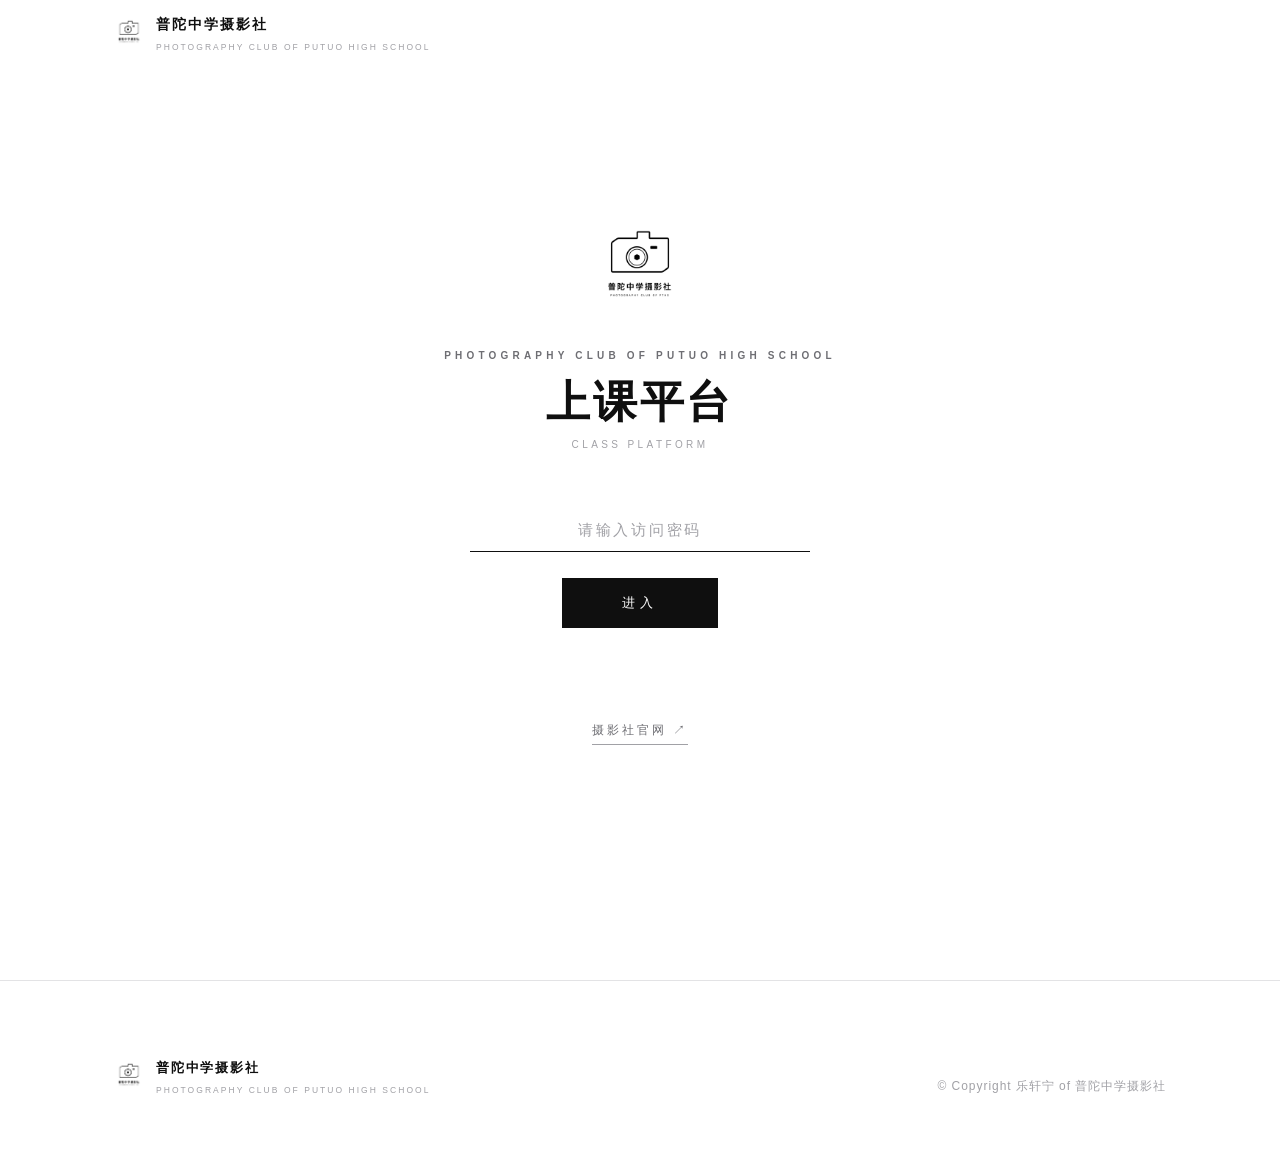
<file: index.html>
<!DOCTYPE html>
<html lang="zh-CN">
<head>
<meta charset="UTF-8">
<meta name="viewport" content="width=device-width, initial-scale=1">
<title>普陀中学摄影社 · 上课平台</title>
<meta name="description" content="普陀中学摄影社上课平台。输入访问密码，选择教师空间进入。">
<link rel="icon" href="data:image/svg+xml,%3Csvg xmlns='http://www.w3.org/2000/svg' viewBox='0 0 100 100'%3E%3Cg fill='none' stroke='%23000' stroke-width='5'%3E%3Ccircle cx='50' cy='50' r='42'/%3E%3Cpath d='M50 26 L71 38 L71 62 L50 74 L29 62 L29 38 Z'/%3E%3C/g%3E%3C/svg%3E">
<link rel="stylesheet" href="css/style.css">
</head>
<body data-page="gate">

<!-- ================= 导航 ================= -->
<header class="nav" id="nav">
  <div class="nav-inner">
    <a class="brand" href="index.html" aria-label="返回首页">
      <img class="logo" src="logo.png" alt="普陀中学摄影社">
      <span>
        <span class="name">普陀中学摄影社</span>
        <span class="sub">Photography Club of Putuo High School</span>
      </span>
    </a>
  </div>
</header>

<main>

  <!-- ================= 密码门 ================= -->
  <section class="view gate" id="gate-view">
    <div class="gate-inner">
      <img class="gate-logo" src="logo.png" alt="普陀中学摄影社">
      <div class="gate-eyebrow">Photography Club of Putuo High School</div>
      <h1 class="gate-title">上课平台</h1>
      <div class="gate-en">Class Platform</div>

      <form class="gate-form" id="gate-form" autocomplete="off">
        <input class="gate-input" id="gate-input" type="password"
               placeholder="请输入访问密码" aria-label="访问密码" autofocus>
        <button class="gate-btn" type="submit">进入</button>
        <div class="gate-error" id="gate-error" aria-live="polite"></div>
      </form>

      <a class="gate-side" href="https://kylinle.github.io/pcpths" target="_blank" rel="noopener">摄影社官网 &nearr;</a>
    </div>
  </section>

  <!-- ================= 教师选择 ================= -->
  <section class="view" id="select-view">
    <div class="wrap">
      <div class="hero">
        <div class="eyebrow">Photography Club of Putuo High School</div>
        <h1>选择讲解师</h1>
        <div class="hero-en">Lecturers</div>
        <p class="hero-desc">
          选择你要进入的教师空间，<br>
          查看课件与学习资料。
        </p>
        <div class="quick-actions reveal">
          <a class="ghost-btn" href="sjcr.html">随机抽人</a>
          <a class="ghost-btn" href="https://kylinle.github.io/pcpths" target="_blank" rel="noopener">摄影社官网<span class="ghost-arrow">&nearr;</span></a>
        </div>
        <div class="teacher-list reveal" id="teacher-list"></div>
      </div>
    </div>
  </section>

</main>

<!-- ================= 页脚 ================= -->
<footer class="foot">
  <div class="wrap foot-inner">
    <a class="brand" href="index.html">
      <img class="logo" src="logo.png" alt="普陀中学摄影社">
      <span>
        <span class="name">普陀中学摄影社</span>
        <span class="sub">Photography Club of Putuo High School</span>
      </span>
    </a>
    <div class="legal">
      ©️ Copyright 乐轩宁 of 普陀中学摄影社
    </div>
  </div>
</footer>

<script src="js/app.js"></script>
</body>
</html>
</file>
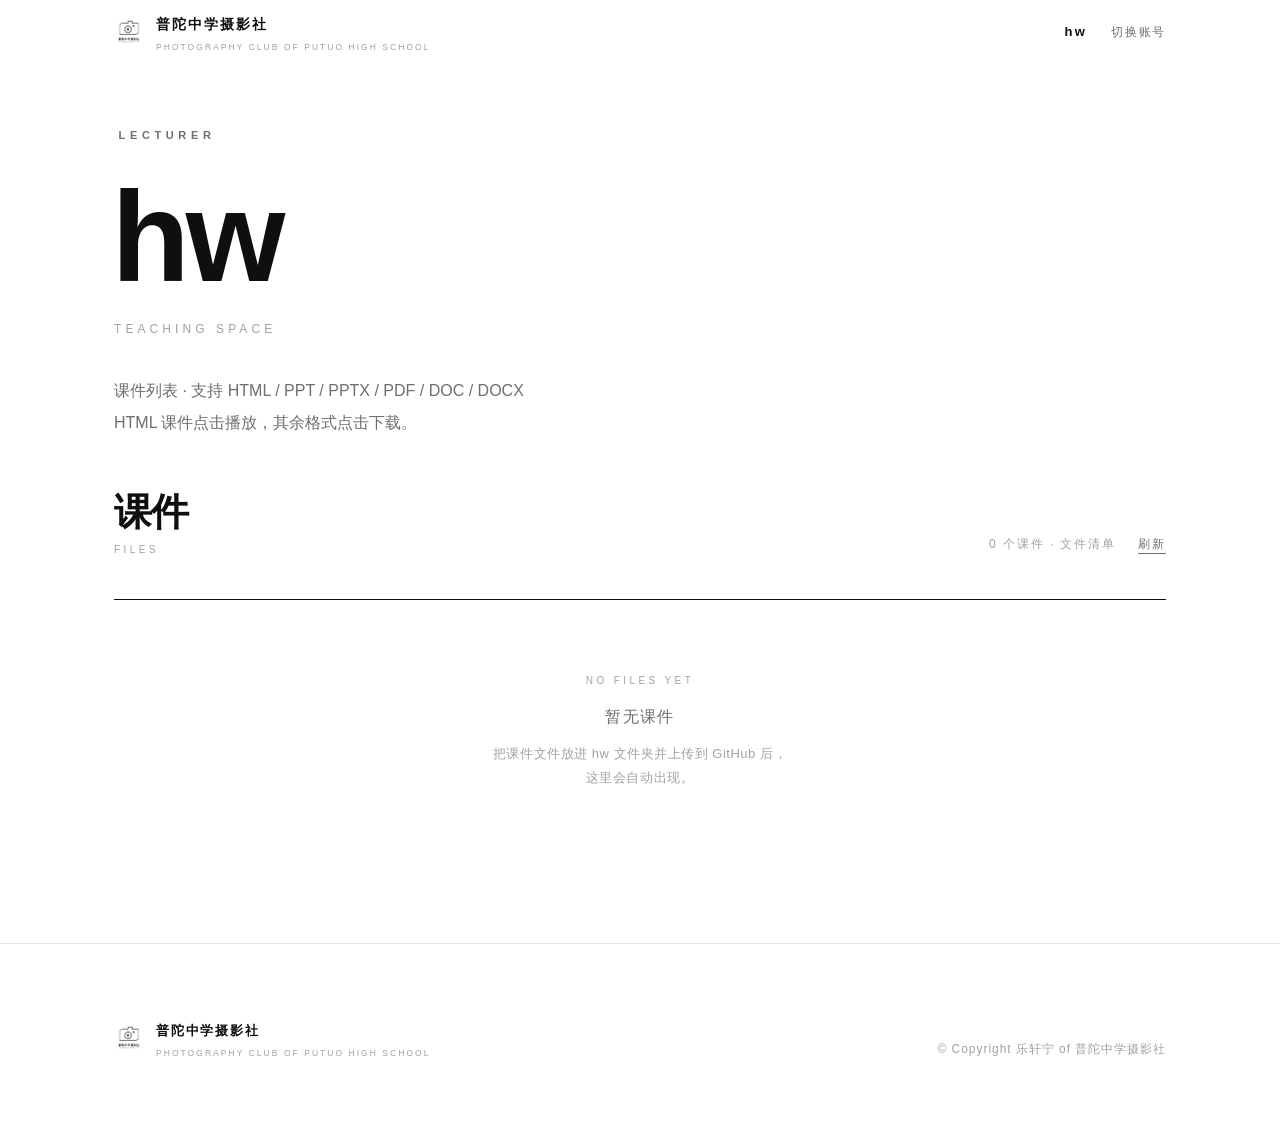
<file: _test_unlock.html>
<!doctype html>
<!-- 临时验证页：自动解锁并跳转到指定讲解师空间，验证完删除 -->
<meta charset="utf-8">
<script>
sessionStorage.setItem('cp_unlocked', '1');
var t = (new URLSearchParams(location.search).get('t')) || 'hw';
location.replace('space.html?t=' + t);
</script>
</file>
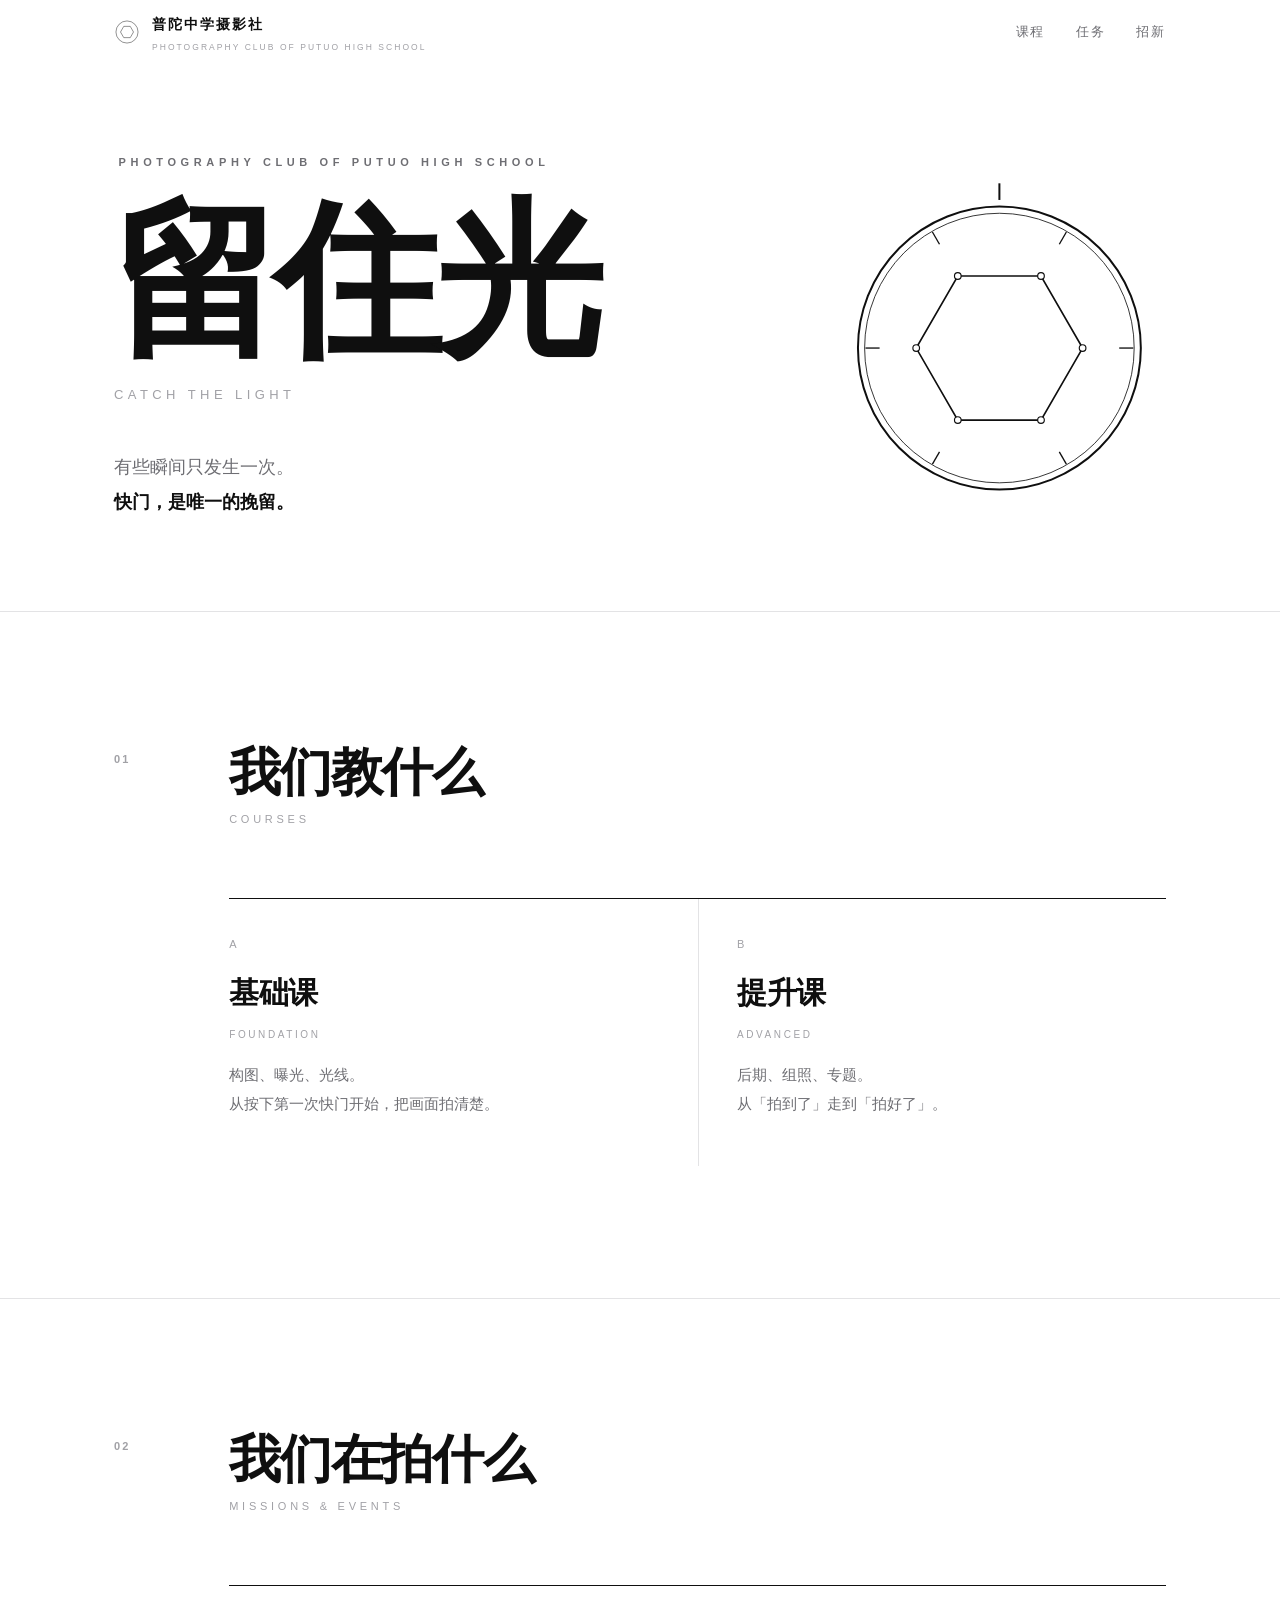
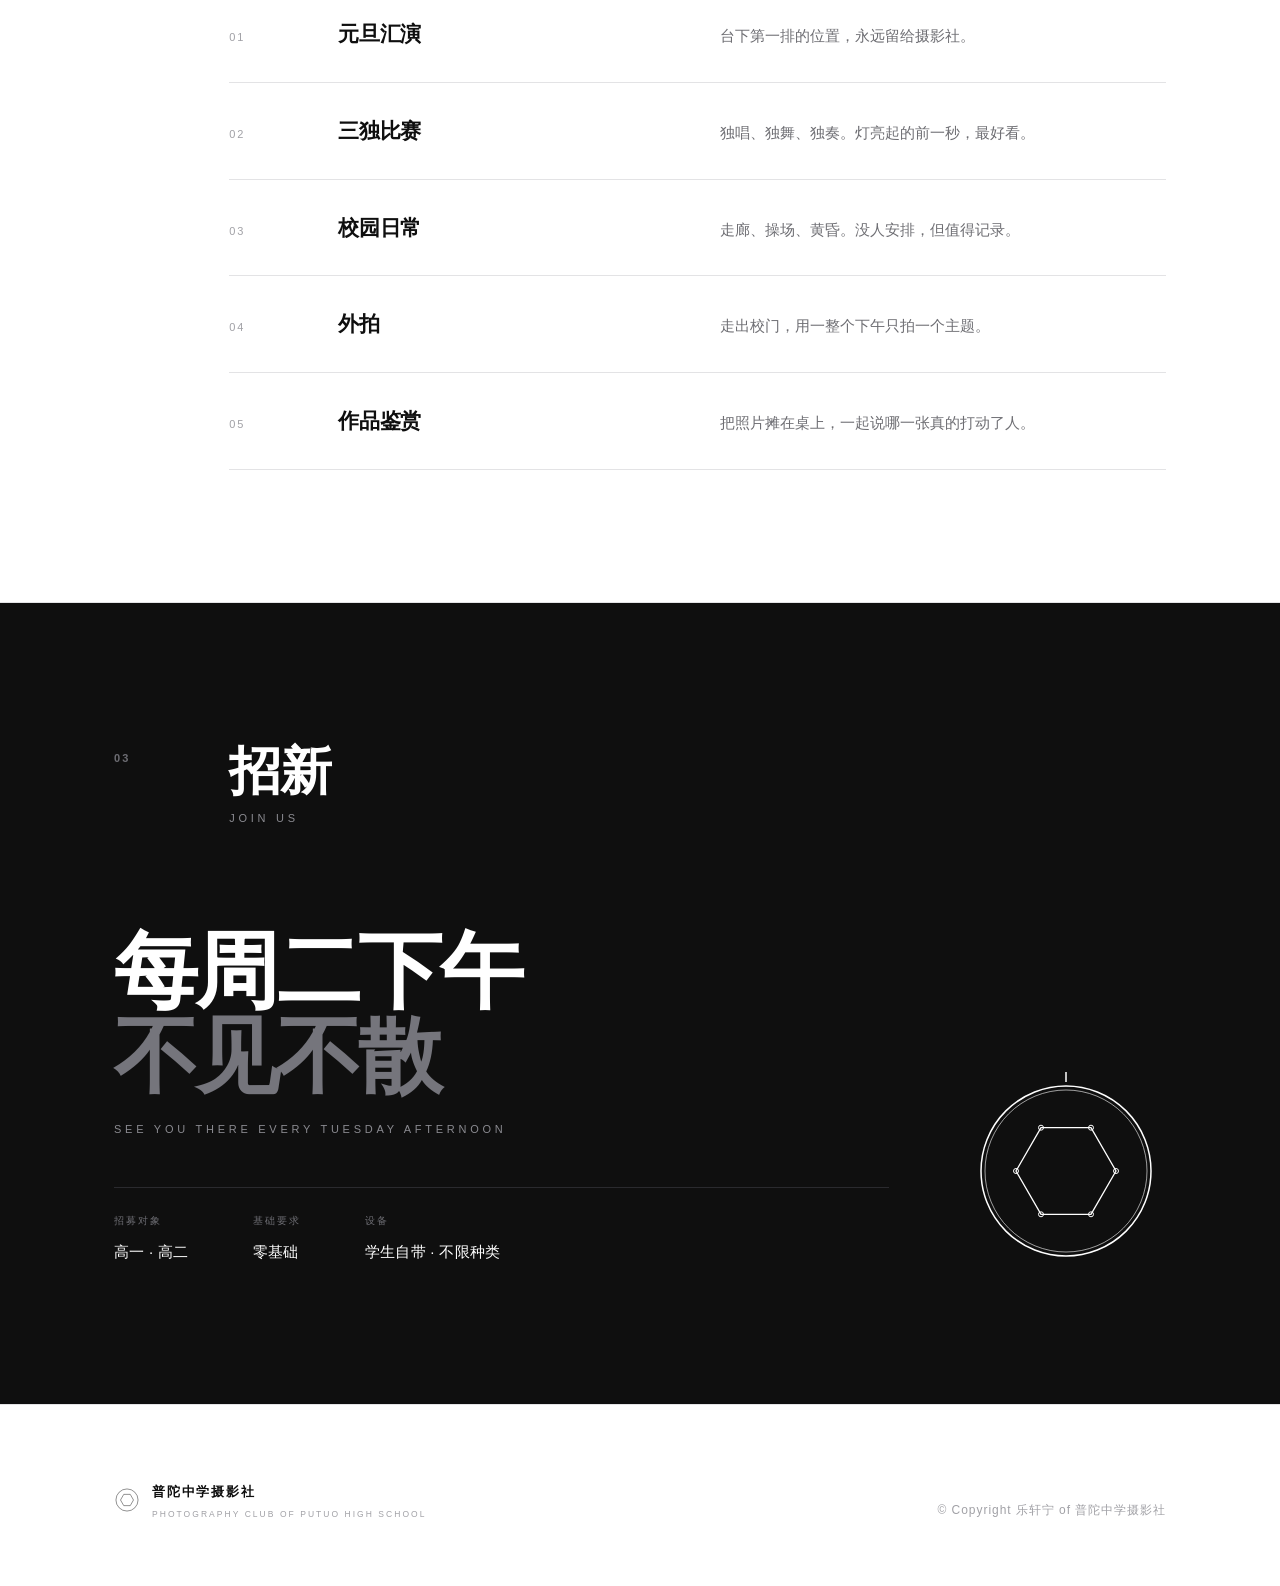
<file: aaa.html>
<!DOCTYPE html>
<html lang="zh-CN">
<head>
<meta charset="UTF-8">
<meta name="viewport" content="width=device-width, initial-scale=1">
<title>普陀中学摄影社 — 留住光</title>
<meta name="description" content="普陀中学摄影社 2026 招新。零基础可加入，每周二下午，不见不散。">
<link rel="icon" href="data:image/svg+xml,%3Csvg xmlns='http://www.w3.org/2000/svg' viewBox='0 0 100 100'%3E%3Cg fill='none' stroke='%23000' stroke-width='5'%3E%3Ccircle cx='50' cy='50' r='42'/%3E%3Cpath d='M50 26 L71 38 L71 62 L50 74 L29 62 L29 38 Z'/%3E%3C/g%3E%3C/svg%3E">
<style>
/* ============================================================
   普陀中学摄影社 — 单文件站点
   设计系统：细线 / 黑白 / 字距 / 六边形光孔
   ============================================================ */

:root{
  --ink:#0f0f0f;
  --paper:#ffffff;
  --muted:#6e6e73;
  --faint:#a1a1a6;
  --line:#e3e3e5;

  --pad: clamp(20px, 5vw, 64px);
  --maxw: 1180px;

  --ease: cubic-bezier(.22,.61,.24,1);
}

*,*::before,*::after{ margin:0; padding:0; box-sizing:border-box; }

html{
  -webkit-text-size-adjust:100%;
  scroll-behavior:smooth;
}
section[id]{ scroll-margin-top:64px; }

body{
  background:var(--paper);
  color:var(--ink);
  font-family:-apple-system, BlinkMacSystemFont, "SF Pro Display", "PingFang SC",
              "Helvetica Neue", "Hiragino Sans GB", "Microsoft YaHei", sans-serif;
  font-size:16px;
  line-height:1.7;
  -webkit-font-smoothing:antialiased;
  text-rendering:optimizeLegibility;
  overflow-x:hidden;
}

::selection{ background:var(--ink); color:var(--paper); }

a{ color:inherit; text-decoration:none; }
img{ display:block; max-width:100%; }

/* ---------- 通用容器 ---------- */
.wrap{
  width:100%;
  max-width:var(--maxw);
  margin:0 auto;
  padding:0 var(--pad);
}

/* ---------- 顶部导航 ---------- */
.nav{
  position:fixed; inset:0 0 auto 0; z-index:100;
  background:rgba(255,255,255,.82);
  backdrop-filter:saturate(180%) blur(14px);
  -webkit-backdrop-filter:saturate(180%) blur(14px);
  border-bottom:1px solid transparent;
  transition:border-color .4s var(--ease), background .4s var(--ease);
}
.nav.is-scrolled{ border-bottom-color:var(--line); }

.nav-inner{
  max-width:var(--maxw); margin:0 auto;
  padding:0 var(--pad);
  height:64px;
  display:flex; align-items:center; justify-content:space-between; gap:24px;
}

.brand{ display:flex; align-items:center; gap:12px; }
.brand svg{ width:26px; height:26px; flex:0 0 auto; }
.brand .name{
  font-size:14px; font-weight:600; letter-spacing:.14em;
}
.brand .sub{
  display:block; font-size:8.5px; letter-spacing:.24em;
  color:var(--faint); text-transform:uppercase; margin-top:3px; font-weight:500;
}

.nav-links{ display:flex; gap:clamp(18px,2.4vw,36px); }
.nav-links a{
  font-size:13px; letter-spacing:.14em; color:var(--muted);
  padding:6px 0; position:relative; transition:color .3s var(--ease);
}
.nav-links a::after{
  content:""; position:absolute; left:0; bottom:0;
  width:100%; height:1px; background:var(--ink);
  transform:scaleX(0); transform-origin:right;
  transition:transform .45s var(--ease);
}
.nav-links a:hover{ color:var(--ink); }
.nav-links a:hover::after{ transform:scaleX(1); transform-origin:left; }

.menu-btn{
  display:none; width:40px; height:40px; margin-right:-8px;
  background:none; border:0; cursor:pointer; position:relative;
}
.menu-btn span{
  position:absolute; left:10px; width:20px; height:1px; background:var(--ink);
  transition:transform .4s var(--ease), opacity .3s var(--ease);
}
.menu-btn span:nth-child(1){ top:16px; }
.menu-btn span:nth-child(2){ top:23px; }
.menu-btn[aria-expanded="true"] span:nth-child(1){ transform:translateY(3.5px) rotate(45deg); }
.menu-btn[aria-expanded="true"] span:nth-child(2){ transform:translateY(-3.5px) rotate(-45deg); }

.mobile-menu{
  display:none; border-top:1px solid var(--line); background:var(--paper);
}
.mobile-menu a{
  display:block; padding:16px var(--pad);
  font-size:15px; letter-spacing:.12em;
  border-bottom:1px solid var(--line);
}
.mobile-menu.is-open{ display:block; }

/* ---------- 首屏 ---------- */
.hero{
  padding-top:clamp(120px, 17vh, 190px);
  padding-bottom:clamp(64px, 10vh, 120px);
  position:relative;
}
.hero-grid{
  display:grid;
  grid-template-columns:minmax(0,1fr) auto;
  align-items:center;
  gap:clamp(24px, 5vw, 72px);
}

.eyebrow{
  font-size:11px; letter-spacing:.42em; text-transform:uppercase;
  color:var(--muted); font-weight:600; padding-left:.42em;
  margin-bottom:clamp(20px,3vw,32px);
}

h1{
  font-size:clamp(64px, 13.5vw, 168px);
  line-height:.92;
  letter-spacing:-.035em;
  font-weight:600;
  margin-left:-.02em;
}

.hero-en{
  margin-top:clamp(16px,2.4vw,26px);
  font-size:clamp(11px,1.3vw,13px);
  letter-spacing:.34em; text-transform:uppercase;
  color:var(--faint); font-weight:500;
}

.hero-desc{
  margin-top:clamp(28px,4vw,44px);
  font-size:clamp(15px,1.6vw,18px);
  line-height:1.95; color:var(--muted);
  max-width:26em;
}
.hero-desc strong{ color:var(--ink); font-weight:600; }

/* 光孔图形 */
.aperture{
  width:clamp(200px, 26vw, 340px);
  height:clamp(200px, 26vw, 340px);
  flex:0 0 auto;
  color:var(--ink);
  will-change:transform;
}
.aperture svg{ width:100%; height:100%; display:block; }

/* ---------- 分节 ---------- */
.sec{
  padding:clamp(72px, 11vw, 132px) 0;
  border-top:1px solid var(--line);
}
.sec-head{
  display:grid;
  grid-template-columns:clamp(48px,6vw,88px) minmax(0,1fr);
  gap:clamp(16px,3vw,40px);
  align-items:start;
  margin-bottom:clamp(40px,6vw,72px);
}
.sec-num{
  font-size:11px; letter-spacing:.2em; color:var(--faint);
  font-weight:600; padding-top:.55em;
}
h2{
  font-size:clamp(30px, 4.4vw, 52px);
  line-height:1.08;
  letter-spacing:-.025em;
  font-weight:600;
}
h2 .en{
  display:block; margin-top:14px;
  font-size:11px; letter-spacing:.34em; text-transform:uppercase;
  color:var(--faint); font-weight:500;
}

.sec-body{
  display:grid;
  grid-template-columns:clamp(48px,6vw,88px) minmax(0,1fr);
  gap:clamp(16px,3vw,40px);
}
.sec-body > .content{ max-width:none; }
.content p{ max-width:38em; }

p{ color:var(--muted); }

/* 课程 —— 两栏 */
.courses{
  display:grid; grid-template-columns:repeat(2,minmax(0,1fr));
  gap:0;
  border-top:1px solid var(--ink);
}
.course{ padding:clamp(24px,3vw,36px) clamp(20px,3vw,40px) clamp(32px,4vw,48px) 0; }
.course + .course{ border-left:1px solid var(--line); padding-left:clamp(20px,3vw,40px); }
.course .idx{ font-size:11px; letter-spacing:.2em; color:var(--faint); }
.course h3{
  font-size:clamp(22px,2.8vw,30px); font-weight:600;
  letter-spacing:-.015em; margin-top:14px;
}
.course .en{
  display:block; margin-top:8px; font-size:10px; letter-spacing:.26em;
  text-transform:uppercase; color:var(--faint);
}
.course p{ margin-top:18px; font-size:15px; line-height:1.9; max-width:24em; }

/* 任务与活动 —— 列表 */
.list{ border-top:1px solid var(--ink); }
.list-item{
  display:grid;
  grid-template-columns:clamp(40px,6vw,80px) minmax(0,1.1fr) minmax(0,1.4fr);
  gap:clamp(12px,3vw,32px);
  align-items:baseline;
  padding:clamp(20px,2.6vw,30px) 0;
  border-bottom:1px solid var(--line);
  transition:padding-left .45s var(--ease);
}
.list-item:hover{ padding-left:10px; }
.list-item .n{ font-size:11px; letter-spacing:.18em; color:var(--faint); }
.list-item .t{ font-size:clamp(17px,2vw,21px); font-weight:600; letter-spacing:-.01em; }
.list-item .d{ font-size:14.5px; line-height:1.85; color:var(--muted); }

/* ---------- 招新（反白） ---------- */
.join{
  background:var(--ink); color:var(--paper);
  padding:clamp(80px,12vw,140px) 0;
}
.join .sec-num{ color:#6c6c72; }
.join h2{ color:var(--paper); }
.join .en{ color:#8b8b91; }
.join-inner{
  display:grid; grid-template-columns:minmax(0,1fr) auto;
  gap:clamp(32px,6vw,80px); align-items:end;
}
.join-big{
  font-size:clamp(40px,7vw,84px);
  line-height:1.02; letter-spacing:-.03em; font-weight:600;
  margin-top:clamp(20px,3vw,32px);
}
.join-big .dim{ color:#75757c; }
.join-en{
  margin-top:20px; font-size:11px; letter-spacing:.34em;
  text-transform:uppercase; color:#8b8b91;
}
.join-meta{
  margin-top:clamp(32px,5vw,48px);
  display:flex; gap:clamp(28px,5vw,64px); flex-wrap:wrap;
  border-top:1px solid #2a2a2e; padding-top:24px;
}
.join-meta .k{ font-size:10px; letter-spacing:.2em; color:#6c6c72; margin-bottom:10px; }
.join-meta .v{ font-size:15px; letter-spacing:.02em; }

.join-mark{ width:clamp(120px,16vw,200px); opacity:.9; }
.join-mark svg{ width:100%; height:auto; display:block; }

/* ---------- 页脚 ---------- */
.foot{
  padding:clamp(48px,7vw,72px) 0 clamp(40px,6vw,64px);
  border-top:1px solid var(--line);
}
.foot-inner{
  display:flex; justify-content:space-between; align-items:flex-end; gap:32px; flex-wrap:wrap;
}
.foot .brand .name{ font-size:13px; }
.foot .legal{
  text-align:right; font-size:12px; letter-spacing:.08em;
  color:var(--faint); line-height:1.9;
}

/* ---------- 滚动显现 ---------- */
.reveal{
  opacity:0; transform:translateY(22px);
  transition:opacity .9s var(--ease), transform .9s var(--ease);
}
.reveal.is-in{ opacity:1; transform:none; }

/* ---------- 响应式 ---------- */
@media (max-width: 900px){
  .hero-grid{ grid-template-columns:1fr; }
  .aperture{ width:clamp(150px,40vw,220px); height:clamp(150px,40vw,220px); order:-1; margin-bottom:8px; }
  .courses{ grid-template-columns:1fr; }
  .course + .course{ border-left:0; border-top:1px solid var(--line); padding-left:0; }
  .join-inner{ grid-template-columns:1fr; }
  .join-mark{ display:none; }
}

@media (max-width: 720px){
  .nav-links{ display:none; }
  .join-meta{ flex-direction:column; gap:20px; }
  .join-meta > div{ display:flex; align-items:baseline; gap:14px; }
  .join-meta .k{ margin-bottom:0; min-width:64px; }
  .menu-btn{ display:block; }
  .sec-head,.sec-body{ grid-template-columns:1fr; gap:14px; }
  .sec-num{ padding-top:0; }
  .list-item{ grid-template-columns:40px minmax(0,1fr); }
  .list-item .d{ grid-column:2; }
  .foot-inner{ flex-direction:column; align-items:flex-start; }
  .foot .legal{ text-align:left; }
}

@media (prefers-reduced-motion: reduce){
  html{ scroll-behavior:auto; }
  *,*::before,*::after{ animation:none !important; transition:none !important; }
  .reveal{ opacity:1; transform:none; }
}
</style>
</head>
<body>

<!-- ================= 导航 ================= -->
<header class="nav" id="nav">
  <div class="nav-inner">
    <a class="brand" href="#top" aria-label="返回顶部">
      <svg viewBox="0 0 400 400" fill="none" stroke="currentColor" stroke-width="7" aria-hidden="true">
        <circle cx="200" cy="200" r="170"/>
        <path d="M300 200 L250 286.6 L150 286.6 L100 200 L150 113.4 L250 113.4 Z"/>
      </svg>
      <span>
        <span class="name">普陀中学摄影社</span>
        <span class="sub">Photography Club of Putuo High School</span>
      </span>
    </a>

    <nav class="nav-links" aria-label="主导航">
      <a href="#courses">课程</a>
      <a href="#missions">任务</a>
      <a href="#join">招新</a>
    </nav>

    <button class="menu-btn" id="menuBtn" aria-expanded="false" aria-label="打开菜单">
      <span></span><span></span>
    </button>
  </div>
  <div class="mobile-menu" id="mobileMenu">
    <a href="#courses">课程</a>
    <a href="#missions">任务</a>
    <a href="#join">招新</a>
  </div>
</header>

<main id="top">

  <!-- ================= 首屏 ================= -->
  <section class="hero">
    <div class="wrap">
      <div class="hero-grid">
        <div>
          <div class="eyebrow">Photography Club of Putuo High School</div>
          <h1>留住光</h1>
          <div class="hero-en">Catch the Light</div>
          <p class="hero-desc">
            有些瞬间只发生一次。<br>
            <strong>快门，是唯一的挽留。</strong>
          </p>
        </div>

        <div class="aperture" id="aperture" aria-hidden="true">
          <svg viewBox="0 0 400 400" fill="none" stroke="currentColor">
            <g transform="translate(0,14)">
              <circle cx="200" cy="200" r="170" stroke-width="2.4"/>
              <circle cx="200" cy="200" r="162" stroke-width="1"/>
              <line x1="361" y1="200" x2="344" y2="200" stroke-width="1.6"/>
              <line x1="280.5" y1="339.43" x2="272" y2="324.71" stroke-width="1.6"/>
              <line x1="119.5" y1="339.43" x2="128" y2="324.71" stroke-width="1.6"/>
              <line x1="39" y1="200" x2="56" y2="200" stroke-width="1.6"/>
              <line x1="119.5" y1="60.57" x2="128" y2="75.29" stroke-width="1.6"/>
              <line x1="280.5" y1="60.57" x2="272" y2="75.29" stroke-width="1.6"/>
              <path d="M300 200 L250 286.6 L150 286.6 L100 200 L150 113.4 L250 113.4 Z" stroke-width="2"/>
              <circle cx="300" cy="200" r="4" stroke-width="1.4" fill="#fff"/>
              <circle cx="250" cy="286.6" r="4" stroke-width="1.4" fill="#fff"/>
              <circle cx="150" cy="286.6" r="4" stroke-width="1.4" fill="#fff"/>
              <circle cx="100" cy="200" r="4" stroke-width="1.4" fill="#fff"/>
              <circle cx="150" cy="113.4" r="4" stroke-width="1.4" fill="#fff"/>
              <circle cx="250" cy="113.4" r="4" stroke-width="1.4" fill="#fff"/>
              <line x1="200" y1="2" x2="200" y2="22" stroke-width="2.4"/>
            </g>
          </svg>
        </div>
      </div>
    </div>
  </section>

  <!-- ================= 01 课程 ================= -->
  <section class="sec" id="courses">
    <div class="wrap">
      <div class="sec-head reveal">
        <div class="sec-num">01</div>
        <h2>我们教什么<span class="en">Courses</span></h2>
      </div>

      <div class="sec-body">
        <div></div>
        <div class="content">
          <div class="courses reveal">
            <div class="course">
              <div class="idx">A</div>
              <h3>基础课</h3>
              <span class="en">Foundation</span>
              <p>构图、曝光、光线。<br>从按下第一次快门开始，把画面拍清楚。</p>
            </div>
            <div class="course">
              <div class="idx">B</div>
              <h3>提升课</h3>
              <span class="en">Advanced</span>
              <p>后期、组照、专题。<br>从「拍到了」走到「拍好了」。</p>
            </div>
          </div>
        </div>
      </div>
    </div>
  </section>

  <!-- ================= 02 任务与活动 ================= -->
  <section class="sec" id="missions">
    <div class="wrap">
      <div class="sec-head reveal">
        <div class="sec-num">02</div>
        <h2>我们在拍什么<span class="en">Missions &amp; Events</span></h2>
      </div>

      <div class="sec-body">
        <div></div>
        <div class="content">
          <div class="list reveal">
            <div class="list-item">
              <div class="n">01</div>
              <div class="t">元旦汇演</div>
              <div class="d">台下第一排的位置，永远留给摄影社。</div>
            </div>
            <div class="list-item">
              <div class="n">02</div>
              <div class="t">三独比赛</div>
              <div class="d">独唱、独舞、独奏。灯亮起的前一秒，最好看。</div>
            </div>
            <div class="list-item">
              <div class="n">03</div>
              <div class="t">校园日常</div>
              <div class="d">走廊、操场、黄昏。没人安排，但值得记录。</div>
            </div>
            <div class="list-item">
              <div class="n">04</div>
              <div class="t">外拍</div>
              <div class="d">走出校门，用一整个下午只拍一个主题。</div>
            </div>
            <div class="list-item">
              <div class="n">05</div>
              <div class="t">作品鉴赏</div>
              <div class="d">把照片摊在桌上，一起说哪一张真的打动了人。</div>
            </div>
          </div>
        </div>
      </div>
    </div>
  </section>

  <!-- ================= 招新 ================= -->
  <section class="sec join" id="join">
    <div class="wrap">
      <div class="sec-head reveal">
        <div class="sec-num">03</div>
        <h2>招新<span class="en">Join Us</span></h2>
      </div>

      <div class="join-inner">
        <div class="reveal">
          <div class="join-big">
            每周二下午<br>
            <span class="dim">不见不散</span>
          </div>
          <div class="join-en">See you there every Tuesday afternoon</div>

          <div class="join-meta">
            <div>
              <div class="k">招募对象</div>
              <div class="v">高一 · 高二</div>
            </div>
            <div>
              <div class="k">基础要求</div>
              <div class="v">零基础</div>
            </div>
            <div>
              <div class="k">设备</div>
              <div class="v">学生自带 · 不限种类</div>
            </div>
          </div>
        </div>

        <div class="join-mark reveal" aria-hidden="true">
          <svg viewBox="0 0 400 400" fill="none" stroke="currentColor">
            <g transform="translate(0,14)">
              <circle cx="200" cy="200" r="170" stroke-width="3"/>
              <circle cx="200" cy="200" r="162" stroke-width="1.2"/>
              <path d="M300 200 L250 286.6 L150 286.6 L100 200 L150 113.4 L250 113.4 Z" stroke-width="2.6"/>
              <circle cx="300" cy="200" r="5" stroke-width="2"/>
              <circle cx="250" cy="286.6" r="5" stroke-width="2"/>
              <circle cx="150" cy="286.6" r="5" stroke-width="2"/>
              <circle cx="100" cy="200" r="5" stroke-width="2"/>
              <circle cx="150" cy="113.4" r="5" stroke-width="2"/>
              <circle cx="250" cy="113.4" r="5" stroke-width="2"/>
              <line x1="200" y1="2" x2="200" y2="22" stroke-width="3"/>
            </g>
          </svg>
        </div>
      </div>
    </div>
  </section>

</main>

<!-- ================= 页脚 ================= -->
<footer class="foot">
  <div class="wrap foot-inner">
    <a class="brand" href="#top">
      <svg viewBox="0 0 400 400" fill="none" stroke="currentColor" stroke-width="7" aria-hidden="true">
        <circle cx="200" cy="200" r="170"/>
        <path d="M300 200 L250 286.6 L150 286.6 L100 200 L150 113.4 L250 113.4 Z"/>
      </svg>
      <span>
        <span class="name">普陀中学摄影社</span>
        <span class="sub">Photography Club of Putuo High School</span>
      </span>
    </a>
    <div class="legal">
      ©️ Copyright 乐轩宁 of 普陀中学摄影社
    </div>
  </div>
</footer>

<script>
(function () {
  'use strict';

  var reduce = window.matchMedia('(prefers-reduced-motion: reduce)').matches;

  /* ---------- 1. 导航滚动状态 ---------- */
  var nav = document.getElementById('nav');
  var lastY = -1;
  function onScrollNav() {
    var y = window.scrollY || window.pageYOffset;
    if (y === lastY) return;
    lastY = y;
    nav.classList.toggle('is-scrolled', y > 8);
  }

  /* ---------- 2. 光孔随滚动缓慢转动（对焦感） ---------- */
  var aperture = document.getElementById('aperture');
  function onScrollAperture() {
    if (!aperture || reduce) return;
    var y = window.scrollY || window.pageYOffset;
    var rot = Math.min(y * 0.06, 36);
    aperture.style.transform = 'rotate(' + rot.toFixed(2) + 'deg)';
  }

  var ticking = false;
  window.addEventListener('scroll', function () {
    if (ticking) return;
    ticking = true;
    window.requestAnimationFrame(function () {
      onScrollNav();
      onScrollAperture();
      ticking = false;
    });
  }, { passive: true });
  onScrollNav();
  onScrollAperture();

  /* ---------- 3. 滚动显现 ---------- */
  var items = Array.prototype.slice.call(document.querySelectorAll('.reveal'));

  if (reduce || !('IntersectionObserver' in window)) {
    items.forEach(function (el) { el.classList.add('is-in'); });
  } else {
    var io = new IntersectionObserver(function (entries) {
      entries.forEach(function (entry) {
        if (!entry.isIntersecting) return;
        var el = entry.target;
        // 同组元素依次入场
        var siblings = Array.prototype.slice.call(
          el.parentNode.querySelectorAll(':scope > .reveal')
        );
        var i = Math.max(siblings.indexOf(el), 0);
        el.style.transitionDelay = Math.min(i * 70, 350) + 'ms';
        el.classList.add('is-in');
        io.unobserve(el);
      });
    }, { rootMargin: '0px 0px -8% 0px', threshold: 0.08 });

    items.forEach(function (el) { io.observe(el); });
  }

  /* ---------- 4. 移动端菜单 ---------- */
  var btn = document.getElementById('menuBtn');
  var menu = document.getElementById('mobileMenu');

  function closeMenu() {
    btn.setAttribute('aria-expanded', 'false');
    menu.classList.remove('is-open');
  }

  btn.addEventListener('click', function () {
    var open = btn.getAttribute('aria-expanded') === 'true';
    btn.setAttribute('aria-expanded', String(!open));
    menu.classList.toggle('is-open', !open);
  });

  menu.addEventListener('click', function (e) {
    if (e.target.tagName === 'A') closeMenu();
  });

  document.addEventListener('keydown', function (e) {
    if (e.key === 'Escape') closeMenu();
  });

  window.addEventListener('resize', function () {
    if (window.innerWidth > 720) closeMenu();
  });

  /* ---------- 5. 锚点平滑滚动（兼容不支持 scroll-behavior 的浏览器） ---------- */
  if (!('scrollBehavior' in document.documentElement.style)) {
    document.querySelectorAll('a[href^="#"]').forEach(function (a) {
      a.addEventListener('click', function (e) {
        var id = a.getAttribute('href');
        if (id.length < 2) return;
        var target = document.querySelector(id);
        if (!target) return;
        e.preventDefault();
        window.scrollTo(0, target.getBoundingClientRect().top + window.pageYOffset - 64);
      });
    });
  }
})();
</script>
</body>
</html>
</file>
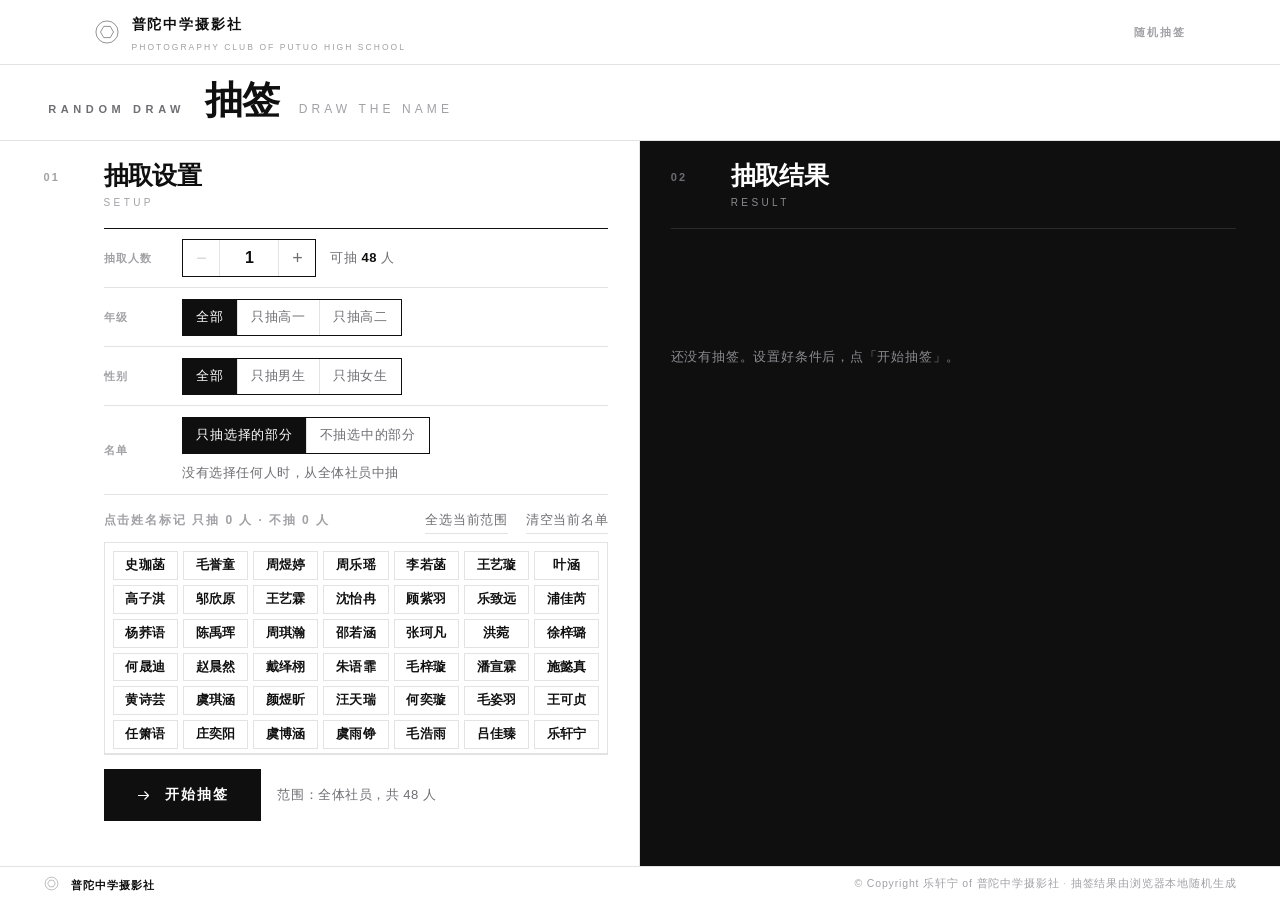
<file: sjcr.html>
<!DOCTYPE html>
<html lang="zh-CN">
<head>
<meta charset="UTF-8">
<meta name="viewport" content="width=device-width, initial-scale=1">
<title>抽签 — 普陀中学摄影社</title>
<meta name="description" content="普陀中学摄影社课堂抽签工具。可按年级、性别筛选，支持指定或排除名单。">
<style>
/* ============================================================
   普陀中学摄影社 — 抽签
   沿用官网设计系统：细线 / 黑白 / 字距 / 六边形光孔
   ============================================================ */

:root{
  --ink:#0f0f0f;
  --paper:#ffffff;
  --muted:#6e6e73;
  --faint:#a1a1a6;
  --line:#e3e3e5;
  --line-dark:#2a2a2e;

  --pad: clamp(20px, 5vw, 64px);
  --maxw: 1180px;

  --ease: cubic-bezier(.22,.61,.24,1);
}

*,*::before,*::after{ margin:0; padding:0; box-sizing:border-box; }

html{ -webkit-text-size-adjust:100%; scroll-behavior:smooth; }

body{
  background:var(--paper);
  color:var(--ink);
  font-family:-apple-system, BlinkMacSystemFont, "SF Pro Display", "PingFang SC",
              "Helvetica Neue", "Hiragino Sans GB", "Microsoft YaHei", sans-serif;
  font-size:16px;
  line-height:1.7;
  -webkit-font-smoothing:antialiased;
  text-rendering:optimizeLegibility;
  overflow-x:hidden;
}

::selection{ background:var(--ink); color:var(--paper); }
a{ color:inherit; text-decoration:none; }
button{ font:inherit; color:inherit; background:none; border:0; cursor:pointer; }

/* 保证 hidden 属性一定生效（.draw-grid / .result-bar 的 display 会盖掉 UA 样式） */
[hidden]{ display:none !important; }

.wrap{
  width:100%; max-width:var(--maxw);
  margin:0 auto; padding:0 var(--pad);
}

/* ---------- 导航 ---------- */
.nav{
  position:fixed; inset:0 0 auto 0; z-index:100;
  background:rgba(255,255,255,.82);
  backdrop-filter:saturate(180%) blur(14px);
  -webkit-backdrop-filter:saturate(180%) blur(14px);
  border-bottom:1px solid var(--line);
}
.nav-inner{
  max-width:var(--maxw); margin:0 auto; padding:0 var(--pad);
  height:64px; display:flex; align-items:center; justify-content:space-between; gap:24px;
}
.brand{ display:flex; align-items:center; gap:12px; }
.brand svg{ width:26px; height:26px; flex:0 0 auto; }
.brand .name{ font-size:14px; font-weight:600; letter-spacing:.14em; }
.brand .sub{
  display:block; font-size:8.5px; letter-spacing:.24em;
  color:var(--faint); text-transform:uppercase; margin-top:3px; font-weight:500;
}
.nav-tag{
  font-size:11px; letter-spacing:.2em; text-transform:uppercase;
  color:var(--faint); font-weight:600;
}

/* ---------- 首屏 ---------- */
.hero{ padding-top:clamp(112px, 15vh, 160px); padding-bottom:clamp(28px, 4vh, 44px); }
.eyebrow{
  font-size:11px; letter-spacing:.42em; text-transform:uppercase;
  color:var(--muted); font-weight:600; padding-left:.42em;
  margin-bottom:clamp(16px,2.2vw,24px);
}
h1{
  font-size:clamp(56px, 10vw, 120px);
  line-height:.94; letter-spacing:-.035em; font-weight:600;
  margin-left:-.02em;
}
.hero-en{
  margin-top:clamp(12px,1.8vw,20px);
  font-size:clamp(10px,1.2vw,12px);
  letter-spacing:.34em; text-transform:uppercase;
  color:var(--faint); font-weight:500;
}
.hero-desc{
  margin-top:clamp(20px,3vw,30px);
  font-size:clamp(14px,1.5vw,16px);
  line-height:1.95; color:var(--muted); max-width:30em;
}

/* ---------- 分节 ---------- */
.sec{ padding:clamp(40px,6vw,64px) 0 clamp(64px,9vw,104px); border-top:1px solid var(--line); }
.sec-head{
  display:grid;
  grid-template-columns:clamp(48px,6vw,88px) minmax(0,1fr);
  gap:clamp(16px,3vw,40px);
  align-items:start;
  margin-bottom:clamp(28px,4vw,44px);
}
.sec-num{ font-size:11px; letter-spacing:.2em; color:var(--faint); font-weight:600; padding-top:.55em; }
h2{
  font-size:clamp(26px,3.4vw,40px); line-height:1.1;
  letter-spacing:-.025em; font-weight:600;
}
h2 .en{
  display:block; margin-top:12px;
  font-size:11px; letter-spacing:.34em; text-transform:uppercase;
  color:var(--faint); font-weight:500;
}

.sec-body{
  display:grid;
  grid-template-columns:clamp(48px,6vw,88px) minmax(0,1fr);
  gap:clamp(16px,3vw,40px);
}

/* ---------- 设置行 ---------- */
.setting{
  display:grid;
  grid-template-columns:clamp(88px,12vw,140px) minmax(0,1fr);
  gap:clamp(14px,2.4vw,32px);
  align-items:center;
  padding:clamp(16px,2.2vw,22px) 0;
  border-bottom:1px solid var(--line);
}
.setting:first-child{ border-top:1px solid var(--ink); }
.setting .k{
  font-size:12px; letter-spacing:.16em; color:var(--faint);
  font-weight:600; text-transform:uppercase;
}
.setting .v{ display:flex; flex-wrap:wrap; align-items:center; gap:12px 16px; }

/* ---------- 分段控件 ---------- */
.seg{
  display:inline-flex; flex-wrap:wrap;
  border:1px solid var(--ink); background:var(--paper);
}
.seg button{
  padding:8px 18px; font-size:13.5px; letter-spacing:.06em;
  color:var(--muted); transition:background .28s var(--ease), color .28s var(--ease);
  white-space:nowrap;
}
.seg button + button{ border-left:1px solid var(--line); }
.seg button:hover{ color:var(--ink); background:#fafafa; }
.seg button.is-on{ background:var(--ink); color:var(--paper); }
.seg button.is-on:hover{ background:var(--ink); }

/* ---------- 数字步进 ---------- */
.stepper{
  display:inline-flex; align-items:center;
  border:1px solid var(--ink); background:var(--paper);
}
.stepper button{
  width:42px; height:42px;
  display:grid; place-items:center;
  font-size:18px; line-height:1; color:var(--muted);
  transition:background .24s var(--ease), color .24s var(--ease);
}
.stepper button:hover{ background:var(--ink); color:var(--paper); }
.stepper button:disabled{ opacity:.3; cursor:not-allowed; background:none; color:var(--muted); }
.stepper input{
  width:74px; height:42px; border:0;
  border-left:1px solid var(--line); border-right:1px solid var(--line);
  text-align:center; font-size:17px; font-weight:600;
  font-variant-numeric:tabular-nums; color:var(--ink);
  background:transparent; outline:none;
  -moz-appearance:textfield;
}
.stepper input::-webkit-outer-spin-button,
.stepper input::-webkit-inner-spin-button{ -webkit-appearance:none; margin:0; }

.hint-line{
  font-size:13px; color:var(--muted); letter-spacing:.04em;
}
.hint-line b{
  color:var(--ink); font-weight:600; font-variant-numeric:tabular-nums;
}
.hint-line.is-warn{ color:#b4232a; }

/* ---------- 人员选择 ---------- */
.picker{ margin-top:20px; }
.picker-head{
  display:flex; align-items:baseline; justify-content:space-between;
  gap:16px; flex-wrap:wrap; margin-bottom:14px;
}
.picker-head .t{
  font-size:12px; letter-spacing:.16em; color:var(--faint);
  font-weight:600; text-transform:uppercase;
}
.picker-head .acts{ display:flex; gap:18px; }
.picker-head .acts button{
  font-size:12.5px; letter-spacing:.06em; color:var(--muted);
  padding-bottom:2px; border-bottom:1px solid var(--line);
  transition:color .24s var(--ease), border-color .24s var(--ease);
}
.picker-head .acts button:hover{ color:var(--ink); border-color:var(--ink); }

.people{
  display:grid;
  grid-template-columns:repeat(auto-fill, minmax(112px,1fr));
  gap:8px;
  padding:14px;
  border:1px solid var(--line);
  max-height:320px; overflow-y:auto;
}
.person{
  position:relative;
  display:flex; flex-direction:column; gap:1px;
  padding:8px 10px; text-align:left;
  line-height:1.35;
  border:1px solid var(--line);
  transition:border-color .24s var(--ease), background .24s var(--ease),
             color .24s var(--ease), opacity .24s var(--ease);
}
.person .nm{ font-size:13.5px; font-weight:600; letter-spacing:.02em; padding-right:12px; }
.person .mt{ font-size:10.5px; letter-spacing:.06em; color:var(--faint); }
.person:hover{ border-color:var(--ink); }
/* 只抽名单：实心反白 */
.person.is-white{ background:var(--ink); border-color:var(--ink); color:var(--paper); }
.person.is-white .mt{ color:#a9a9b0; }
.person.is-white::after{
  content:"✓"; position:absolute; top:7px; right:8px;
  font-size:9.5px; line-height:1; color:var(--paper); opacity:.75;
}
/* 不抽名单：浅底 + 删除线 */
.person.is-black{
  border-color:var(--ink); color:var(--muted);
  background:repeating-linear-gradient(135deg,#fff 0 7px,#f5f5f6 7px 14px);
}
.person.is-black .nm{ text-decoration:line-through; text-decoration-thickness:1px; }
.person.is-black .mt{ color:var(--faint); }
.person.is-black::after{
  content:"✕"; position:absolute; top:6px; right:8px;
  font-size:9.5px; line-height:1; color:var(--ink); opacity:.55;
}
/* 当前筛选范围外的人：淡出提示，但仍然可以点选 */
.person.is-out{ opacity:.34; }

/* ---------- 抽签按钮 ---------- */
.actions{
  display:flex; align-items:center; gap:clamp(16px,3vw,32px);
  flex-wrap:wrap; margin-top:clamp(28px,4vw,40px);
}
.btn-draw{
  position:relative; overflow:hidden;
  display:inline-flex; align-items:center; gap:14px;
  padding:17px 40px;
  background:var(--ink); color:var(--paper);
  font-size:15px; letter-spacing:.18em; font-weight:600;
  transition:transform .3s var(--ease), opacity .3s var(--ease);
}
.btn-draw:hover{ transform:translateY(-2px); }
.btn-draw:disabled{ opacity:.32; cursor:not-allowed; transform:none; }
.btn-draw .lbl{ position:relative; z-index:1; }
.btn-draw svg{ width:15px; height:15px; position:relative; z-index:1; }

/* ---------- 结果（反白） ---------- */
.result{
  background:var(--ink); color:var(--paper);
  padding:clamp(48px,7vw,88px) 0 clamp(64px,9vw,110px);
  min-height:52vh;
}
.result .sec-num{ color:#6c6c72; }
.result h2{ color:var(--paper); }
.result .en{ color:#8b8b91; }

.result-empty{
  border-top:1px solid var(--line-dark); padding-top:clamp(28px,4vw,40px);
  font-size:14px; letter-spacing:.06em; color:#8b8b91;
}

.draw-grid{
  display:grid;
  grid-template-columns:repeat(auto-fill, minmax(212px,1fr));
  gap:0;
  background:transparent;
  border-top:1px solid var(--line-dark);
}
.dcard{
  background:var(--ink);
  /* 用自身描边代替 gap 线：末行不满时不会露出成片灰底 */
  box-shadow:1px 0 0 var(--line-dark), 0 1px 0 var(--line-dark);
  padding:clamp(18px,2.4vw,26px) clamp(16px,2.2vw,24px);
  display:flex; align-items:baseline; gap:14px;
  min-height:96px;
}
.dcard .dnum{
  font-size:10.5px; letter-spacing:.16em; color:#6c6c72;
  font-variant-numeric:tabular-nums; flex:0 0 auto;
  transition:color .5s var(--ease);
}
.dcard .dbox{ min-width:0; }
.dcard .dname{
  display:block;
  font-size:clamp(24px,2.8vw,34px); line-height:1.15;
  letter-spacing:-.02em; font-weight:600;
  transition:opacity .5s var(--ease), transform .5s var(--ease);
}
.dcard .dmeta{
  display:block; margin-top:7px;
  font-size:11.5px; letter-spacing:.1em; color:#8b8b91;
}
.dcard.is-rolling .dname{ opacity:.42; }
.dcard.is-done .dname{ opacity:1; }
.dcard.is-done .dnum{ color:#a9a9b0; }

/* 结果小工具 */
.result-bar{
  margin-top:clamp(22px,3vw,32px);
  display:flex; align-items:center; justify-content:space-between;
  gap:20px; flex-wrap:wrap;
}
.result-bar .meta{ font-size:12px; letter-spacing:.1em; color:#8b8b91; }
.result-bar .meta b{ color:var(--paper); font-weight:600; }
.result-bar .tools{ display:flex; gap:20px; }
.result-bar .tools button{
  font-size:12.5px; letter-spacing:.08em; color:#8b8b91;
  padding-bottom:2px; border-bottom:1px solid #3a3a3f;
  transition:color .24s var(--ease), border-color .24s var(--ease);
}
.result-bar .tools button:hover{ color:var(--paper); border-color:var(--paper); }

/* ---------- 页脚 ---------- */
.foot{
  padding:clamp(40px,6vw,60px) 0 clamp(36px,5vw,52px);
  border-top:1px solid var(--line);
}
.foot-inner{
  display:flex; justify-content:space-between; align-items:flex-end;
  gap:32px; flex-wrap:wrap;
}
.foot .brand .name{ font-size:13px; }
.foot .legal{
  text-align:right; font-size:12px; letter-spacing:.08em;
  color:var(--faint); line-height:1.9;
}
.foot .legal span{ display:block; }

/* ============================================================
   横屏 / 投影：一屏两栏工作台
   左栏操作，右栏出结果，页面本身不滚动
   ============================================================ */
@media (min-width:1000px) and (min-height:560px){
  :root{ --pad:clamp(24px,3.4vw,52px); }
  body{ overflow:hidden; }

  main#top{
    display:grid;
    grid-template-columns:minmax(0,1fr) minmax(0,1fr);
    grid-template-rows:auto minmax(0,1fr);
    grid-template-areas:
      "hero  hero"
      "setup result";
    height:calc(100dvh - 64px - 34px);
    margin-top:64px;
  }

  /* --- 首屏压成一条标题栏 --- */
  .hero{
    grid-area:hero;
    padding:clamp(14px,2vh,22px) 0 clamp(12px,1.8vh,18px);
    border-bottom:1px solid var(--line);
  }
  .hero .wrap{
    max-width:none;
    display:flex; align-items:baseline; flex-wrap:wrap;
    gap:clamp(10px,1.6vw,22px);
  }
  .eyebrow{ margin:0; }
  h1{ font-size:clamp(28px,4.2vh,44px); line-height:1; }
  .hero-en{ margin:0; padding-bottom:.35em; }
  .hero-desc{ display:none; }

  /* --- 两栏通用 --- */
  #setup, .result{
    padding-top:clamp(16px,2.4vh,26px);
    padding-bottom:clamp(18px,3vh,30px);
  }
  #setup .wrap, .result .wrap{ max-width:none; }
  #setup .wrap{ padding-right:clamp(18px,2.4vw,34px); }
  .result .wrap{ padding-left:clamp(18px,2.4vw,34px); }
  .sec-head, .sec-body{ grid-template-columns:44px minmax(0,1fr); gap:16px; }
  .sec-head{ margin-bottom:clamp(14px,2.2vh,22px); }
  h2{ font-size:clamp(19px,2.1vw,25px); }
  h2 .en{ margin-top:7px; font-size:10px; }

  /* --- 左栏：抽取设置 --- */
  #setup{
    grid-area:setup;
    border-top:0;
    border-right:1px solid var(--line);
    display:flex;
    overflow:hidden;
  }
  /* 设置项固定、名单区吃掉剩余高度并独立滚动、按钮永远贴底 */
  #setup > .wrap{
    display:flex; flex-direction:column;
    flex:1; min-width:0; padding-bottom:0;
  }
  #setup .sec-head{ flex:0 0 auto; }
  #setup .sec-body{ flex:1; min-height:0; grid-template-rows:minmax(0,1fr); }
  #setup .sec-body > div:last-child{
    min-width:0; min-height:0;
    display:flex; flex-direction:column;
  }
  .setting{ flex:0 0 auto; }
  .picker{
    flex:1 1 auto; min-height:0;
    display:flex; flex-direction:column;
  }
  .picker-head{ flex:0 0 auto; }
  .people{ flex:1 1 auto; min-height:0; overflow-y:auto; }

  .setting{
    grid-template-columns:clamp(52px,4.6vw,68px) minmax(0,1fr);
    gap:clamp(10px,1.6vw,20px);
    padding:clamp(7px,1.15vh,12px) 0;
  }
  .setting .k{ font-size:11px; letter-spacing:.12em; }
  .setting .v{ gap:8px 14px; }
  .seg button{ padding:7px 13px; font-size:12.5px; }
  .stepper button{ width:36px; height:36px; }
  .stepper input{ width:60px; height:36px; font-size:16px; }

  .picker{ margin-top:clamp(10px,1.6vh,16px); }
  .picker-head{ margin-bottom:8px; }
  /* 横屏名单压缩成名字块：48 人一屏扫完，年级性别看淡出状态即可 */
  .people{
    max-height:none;
    grid-template-columns:repeat(auto-fill, minmax(62px,1fr));
    gap:5px; padding:8px;
  }
  .person{
    padding:5px 6px; align-items:center; text-align:center;
  }
  .person .nm{ font-size:12.5px; padding-right:0; }
  .person .mt{ display:none; }
  .person.is-white::after,
  .person.is-black::after{ top:3px; right:4px; font-size:8px; }

  /* 抽签按钮：贴在左栏底部，不遮挡名单 */
  .actions{
    position:static;
    flex:0 0 auto;
    margin-top:auto; padding:14px 0 18px;
    background:var(--paper);
    border-top:1px solid var(--line);
    gap:16px;
  }
  .btn-draw{ padding:14px 32px; font-size:14px; letter-spacing:.16em; }

  /* --- 右栏：抽取结果 --- */
  .result{
    grid-area:result;
    min-height:0;
    border-top:0;
    overflow-y:auto; overscroll-behavior:contain;
  }
  .result-empty{
    padding-top:clamp(36px,13vh,120px);
    font-size:13px;
  }
  .draw-grid{ grid-template-columns:repeat(auto-fill, minmax(148px,1fr)); }
  .dcard{ min-height:clamp(76px,10vh,104px); padding:clamp(14px,2vh,20px) clamp(14px,1.6vw,18px); }
  .dcard .dname{ font-size:clamp(19px,2vw,26px); }
  .dcard .dmeta{ margin-top:5px; font-size:10.5px; }
  .result-bar{ margin-top:clamp(16px,2.4vh,24px); }

  /* --- 页脚压成一条 --- */
  .foot{
    height:34px; padding:0;
    display:flex; align-items:center;
  }
  .foot-inner{
    max-width:none; flex-wrap:nowrap; align-items:center;
  }
  .foot .brand svg{ width:15px; height:15px; }
  .foot .brand .name{ font-size:10.5px; letter-spacing:.1em; }
  .foot .brand .sub{ display:none; }
  .foot .legal{ font-size:10.5px; line-height:1; white-space:nowrap; }
  .foot .legal span{ display:inline; }
  .foot .legal span + span::before{ content:" · "; color:#c4c4c8; }
}

/* 抽 1~2 人时放大卡片，投影看得清 */
@media (min-width:561px){
  .draw-grid[data-k="1"]{ grid-template-columns:minmax(0,1fr); }
  .draw-grid[data-k="2"]{ grid-template-columns:repeat(2, minmax(0,1fr)); }
  .draw-grid[data-k="1"] .dcard,
  .draw-grid[data-k="2"] .dcard{
    min-height:clamp(150px,24vh,260px);
    align-items:center;
  }
  .draw-grid[data-k="1"] .dname{ font-size:clamp(46px,6vw,92px); letter-spacing:-.03em; }
  .draw-grid[data-k="2"] .dname{ font-size:clamp(34px,4vw,58px); letter-spacing:-.025em; }
  .draw-grid[data-k="1"] .dmeta,
  .draw-grid[data-k="2"] .dmeta{ margin-top:12px; font-size:12px; }
}

/* ---------- 响应式 ---------- */
@media (max-width: 860px){
  .sec-body{ grid-template-columns:1fr; gap:0; }
  .sec-body > div:first-child{ display:none; }
  .setting{ grid-template-columns:1fr; gap:10px; }
  .draw-grid{ grid-template-columns:repeat(auto-fill, minmax(150px,1fr)); }
  .dcard{ min-height:84px; }

  /* 竖屏：首屏收紧，工具页不该像落地页 */
  .hero{
    padding-top:clamp(80px, 11vh, 104px);
    padding-bottom:clamp(16px, 2.4vh, 26px);
  }
  .hero-desc{ margin-top:16px; line-height:1.85; }
  .sec{ padding:clamp(26px,4vh,40px) 0 clamp(36px,5vh,56px); }
  .result{ min-height:34vh; padding:clamp(32px,5vh,52px) 0 clamp(40px,6vh,64px); }

  /* 名单不再内嵌滚动，跟随页面一起滑 */
  .people{ max-height:none; }
}
@media (max-width: 560px){
  .nav-tag{ display:none; }
  .brand .name{ font-size:12.5px; letter-spacing:.1em; }
  .brand .sub{ font-size:7.5px; letter-spacing:.18em; }
  .people{ grid-template-columns:repeat(auto-fill, minmax(96px,1fr)); }
  .btn-draw{ width:100%; justify-content:center; }
  .foot-inner{ flex-direction:column; align-items:flex-start; }
  .foot .legal{ text-align:left; }
}

/* ============================================================
   全屏抽签舞台
   ============================================================ */
.stage{
  position:fixed; inset:0; z-index:200;
  background:
    radial-gradient(ellipse 68% 54% at 50% 40%, #18181c 0%, #0b0b0d 56%, #050506 100%);
  color:var(--paper);
  overflow:hidden;
}

.stage-fx{
  position:absolute; inset:0;
  width:100%; height:100%;
  display:block;
  pointer-events:none;
}

.stage-inner{
  position:relative; z-index:2;
  height:100%;
  display:grid;
  grid-template-rows:auto minmax(0,1fr) auto;
  padding:clamp(20px,3vh,40px) clamp(24px,4vw,64px) clamp(20px,3vh,36px);
  animation:innerIn .36s var(--ease) both;
}
@keyframes innerIn{
  from{ opacity:0; transform:translateY(8px) }
  to{ opacity:1; transform:none }
}

/* --- 顶部 --- */
.stage-top{
  display:flex; align-items:center; justify-content:space-between;
  gap:20px;
}
.stage-eyebrow{
  font-size:11px; letter-spacing:.42em; text-transform:uppercase;
  color:#5f5f66; font-weight:600; padding-left:.42em;
}
.stage-close{
  font-size:12px; letter-spacing:.14em; color:#7c7c84;
  padding:6px 0; display:inline-flex; align-items:center; gap:8px;
  transition:color .24s var(--ease);
}
.stage-close span{
  font-size:9px; letter-spacing:.12em; color:#4a4a51;
  border:1px solid #2c2c32; padding:2px 5px;
}
.stage-close:hover{ color:var(--paper); }

/* --- 中央 --- */
.stage-body{
  display:grid;
  min-height:0;
}
.stage-center, .stage-final{
  grid-area:1 / 1;
  min-width:0; min-height:0;
}

.stage-center{
  display:grid;
  place-items:center;
  padding:clamp(8px,2vh,24px) 0;
}

/* 进度条 */
.stage-progress{
  width:min(560px, 72vw);
  display:flex; flex-direction:column;
  gap:clamp(16px,2.6vh,24px);
}
.prog-label{
  font-size:12px; letter-spacing:.3em; text-transform:uppercase;
  color:#87878f; font-weight:600; text-align:center;
  padding-left:.3em;
}
.prog-track{
  position:relative;
  height:clamp(3px, .5vh, 5px);
  background:#242429;
  overflow:hidden;
}
.prog-fill{
  height:100%; width:0%;
  background:linear-gradient(90deg, #5f5f6a 0%, #ffffff 86%, #ffffff 100%);
  box-shadow:0 0 16px rgba(255,255,255,.6);
  will-change:width;
}

.stage-final{
  display:flex;
  align-items:center;
  justify-content:center;
  width:100%; height:100%;
  overflow-y:auto;
  padding:clamp(6px,2vh,26px) 0;
}
.final-inner{
  width:100%;
  text-align:center;
}
/* 每行是一条水平居中的队列，行宽按实测名字宽度均分，末行不会只剩一两个 */
.frow{
  display:flex;
  justify-content:center;
  align-items:flex-start;
}
.frow > .fname{ flex:0 0 auto; }

.stage-final .fname{
  display:inline-flex; flex-direction:column; align-items:center;
  vertical-align:middle;
  margin:.14em .34em;
  font-weight:600; line-height:1.08; letter-spacing:-.04em;
  white-space:nowrap;
  animation:finalIn .58s var(--ease) both;
  animation-delay:calc(var(--i,0) * var(--step, 70ms));
}
.stage-final .fname i{
  font-style:normal;
  font-size:.17em; letter-spacing:.2em;
  color:#63636c; font-weight:600;
  margin-bottom:.12em;
}
@keyframes finalIn{
  from{ opacity:0; transform:translateY(16px) scale(.955) }
  to{ opacity:1; transform:none }
}

.stage-final[data-size="xs"] .fname i{ display:none; }
.stage-final[data-size="xs"] .fname{ margin:.16em .3em; }

.stage-final[data-size="xl"] .fname{ font-size:clamp(84px, 17vw, 260px); }
.stage-final[data-size="l"]  .fname{ font-size:clamp(56px, 10vw, 148px); }
.stage-final[data-size="m"]  .fname{ font-size:clamp(40px, 6.6vw, 96px); }
.stage-final[data-size="s"]  .fname{ font-size:clamp(30px, 5vw, 74px); }
.stage-final[data-size="xs"] .fname{ font-size:clamp(20px, 3.4vw, 52px); }

/* --- 底部 --- */
.stage-foot{
  padding-top:clamp(10px,2vh,18px);
  display:flex; justify-content:center;
}
.stage-hint{
  font-size:11.5px; letter-spacing:.2em; color:#4f4f56;
  text-transform:uppercase;
  transition:color .3s var(--ease);
}
.stage.is-complete .stage-hint{ color:#9a9aa2; }

/* 舞台打开时锁住页面 */
body.is-staging{ overflow:hidden !important; }

@media (max-width: 640px){
  .stage-inner{ padding:16px 18px 18px; }
  .stage-progress{ width:min(560px, 84vw); }
}

@media (prefers-reduced-motion: reduce){
  *{ animation:none !important; transition:none !important; }
  html{ scroll-behavior:auto; }
}
</style>
</head>
<body>

<!-- ================= 导航 ================= -->
<header class="nav">
  <div class="nav-inner">
    <a class="brand" href="#top" aria-label="普陀中学摄影社">
      <svg viewBox="0 0 400 400" fill="none" stroke="currentColor" stroke-width="7" aria-hidden="true">
        <circle cx="200" cy="200" r="170"/>
        <path d="M300 200 L250 286.6 L150 286.6 L100 200 L150 113.4 L250 113.4 Z"/>
      </svg>
      <span>
        <span class="name">普陀中学摄影社</span>
        <span class="sub">Photography Club of Putuo High School</span>
      </span>
    </a>
    <div class="nav-tag">随机抽签</div>
  </div>
</header>

<main id="top">

  <!-- ================= 首屏 ================= -->
  <section class="hero">
    <div class="wrap">
      <div class="eyebrow">Random Draw</div>
      <h1>抽签</h1>
      <div class="hero-en">Draw the Name</div>
      <p class="hero-desc">
        从社员名单里随机抽人。可以限定年级和性别，<br>
        也可以指定只能抽谁、或者避开谁。
      </p>
    </div>
  </section>

  <!-- ================= 设置 ================= -->
  <section class="sec" id="setup">
    <div class="wrap">
      <div class="sec-head">
        <div class="sec-num">01</div>
        <h2>抽取设置<span class="en">Setup</span></h2>
      </div>

      <div class="sec-body">
        <div></div>
        <div>

          <!-- 人数 -->
          <div class="setting">
            <div class="k">抽取人数</div>
            <div class="v">
              <div class="stepper">
                <button type="button" id="minus" aria-label="减少人数">−</button>
                <input type="number" id="count" value="1" min="1" step="1" aria-label="抽取人数">
                <button type="button" id="plus" aria-label="增加人数">+</button>
              </div>
              <span class="hint-line" id="poolHint">可抽 <b>48</b> 人</span>
            </div>
          </div>

          <!-- 年级 -->
          <div class="setting">
            <div class="k">年级</div>
            <div class="v">
              <div class="seg" data-group="grade">
                <button type="button" data-val="all" class="is-on">全部</button>
                <button type="button" data-val="1">只抽高一</button>
                <button type="button" data-val="2">只抽高二</button>
              </div>
            </div>
          </div>

          <!-- 性别 -->
          <div class="setting">
            <div class="k">性别</div>
            <div class="v">
              <div class="seg" data-group="gender">
                <button type="button" data-val="all" class="is-on">全部</button>
                <button type="button" data-val="男">只抽男生</button>
                <button type="button" data-val="女">只抽女生</button>
              </div>
            </div>
          </div>

          <!-- 名单 -->
          <div class="setting">
            <div class="k">名单</div>
            <div class="v">
              <div class="seg" data-group="target">
                <button type="button" data-val="white" class="is-on">只抽选择的部分</button>
                <button type="button" data-val="black">不抽选中的部分</button>
              </div>
              <span class="hint-line" id="targetHint">没有选择任何人时，从全体社员中抽</span>
            </div>
          </div>

          <!-- 人员选择 -->
          <div class="picker">
            <div class="picker-head">
              <div class="t">点击姓名标记 <span id="pickedCount">只抽 0 人 · 不抽 0 人</span></div>
              <div class="acts">
                <button type="button" id="pickAll">全选当前范围</button>
                <button type="button" id="pickClear">清空当前名单</button>
              </div>
            </div>
            <div class="people" id="people"></div>
          </div>

          <!-- 开始 -->
          <div class="actions">
            <button class="btn-draw" id="drawBtn">
              <svg viewBox="0 0 24 24" fill="none" stroke="currentColor" stroke-width="1.8"
                   stroke-linecap="round" stroke-linejoin="round" aria-hidden="true">
                <path d="M4 12h16"/><path d="M14 6l6 6-6 6"/>
              </svg>
              <span class="lbl">开始抽签</span>
            </button>
            <span class="hint-line" id="scopeHint"></span>
          </div>

        </div>
      </div>
    </div>
  </section>

  <!-- ================= 结果 ================= -->
  <section class="result" id="result">
    <div class="wrap">
      <div class="sec-head">
        <div class="sec-num">02</div>
        <h2>抽取结果<span class="en">Result</span></h2>
      </div>

      <div id="emptyState" class="result-empty">
        还没有抽签。设置好条件后，点「开始抽签」。
      </div>

      <div class="draw-grid" id="drawGrid" hidden></div>

      <div class="result-bar" id="resultBar" hidden>
        <div class="meta" id="resultMeta"></div>
        <div class="tools">
          <button type="button" id="copyBtn">复制名单</button>
          <button type="button" id="clearBtn">清除结果</button>
        </div>
      </div>
    </div>
  </section>

</main>

<!-- ================= 页脚 ================= -->
<footer class="foot">
  <div class="wrap foot-inner">
    <a class="brand" href="#top">
      <svg viewBox="0 0 400 400" fill="none" stroke="currentColor" stroke-width="7" aria-hidden="true">
        <circle cx="200" cy="200" r="170"/>
        <path d="M300 200 L250 286.6 L150 286.6 L100 200 L150 113.4 L250 113.4 Z"/>
      </svg>
      <span>
        <span class="name">普陀中学摄影社</span>
        <span class="sub">Photography Club of Putuo High School</span>
      </span>
    </a>
    <div class="legal">
      <span>©️ Copyright 乐轩宁 of 普陀中学摄影社</span>
      <span>抽签结果由浏览器本地随机生成</span>
    </div>
  </div>
</footer>

<!-- ================= 全屏抽签舞台 ================= -->
<div class="stage" id="stage" hidden aria-hidden="true" role="dialog" aria-modal="true" aria-label="抽签">
  <canvas class="stage-fx" id="stageFx" aria-hidden="true"></canvas>

  <div class="stage-inner">
    <div class="stage-top">
      <span class="stage-eyebrow">Random Draw</span>
      <button type="button" class="stage-close" id="stageClose">关闭 <span>ESC</span></button>
    </div>

    <div class="stage-body">
      <div class="stage-center" id="stageCenter">
        <div class="stage-progress">
          <div class="prog-label" id="progLabel">抽签中</div>
          <div class="prog-track"><div class="prog-fill" id="progFill"></div></div>
        </div>
      </div>

      <div class="stage-final" id="stageFinal" hidden>
        <div class="final-inner" id="stageFinalInner"></div>
      </div>
    </div>

    <div class="stage-foot">
      <span class="stage-hint" id="stageHint">抽签中</span>
    </div>
  </div>
</div>

<script>
(function () {
  'use strict';

  /* ============================================================
     名单：来自《摄影社成员登记表》
     g = 1 高一 / 2 高二
     ============================================================ */
  var MEMBERS = [
    { n:'史珈菡', g:1, s:'女' }, { n:'毛誉童', g:1, s:'女' }, { n:'周煜婷', g:1, s:'女' },
    { n:'周乐瑶', g:1, s:'女' }, { n:'李若菡', g:1, s:'女' }, { n:'王艺璇', g:1, s:'女' },
    { n:'叶涵',   g:1, s:'女' }, { n:'高子淇', g:1, s:'女' }, { n:'邬欣原', g:1, s:'女' },
    { n:'王艺霖', g:1, s:'女' }, { n:'沈怡冉', g:1, s:'女' }, { n:'顾紫羽', g:1, s:'女' },
    { n:'乐致远', g:1, s:'男' }, { n:'浦佳芮', g:1, s:'女' }, { n:'杨荞语', g:1, s:'女' },
    { n:'陈禹珲', g:1, s:'男' }, { n:'周琪瀚', g:1, s:'男' }, { n:'邵若涵', g:1, s:'女' },
    { n:'张珂凡', g:1, s:'女' },

    { n:'洪菀',   g:2, s:'女' }, { n:'徐梓璐', g:2, s:'女' }, { n:'何晟迪', g:2, s:'女' },
    { n:'赵晨然', g:2, s:'男' }, { n:'戴绎栩', g:2, s:'女' }, { n:'朱语霏', g:2, s:'女' },
    { n:'毛梓璇', g:2, s:'女' }, { n:'潘宣霖', g:2, s:'女' }, { n:'施懿真', g:2, s:'女' },
    { n:'黄诗芸', g:2, s:'女' }, { n:'虞琪涵', g:2, s:'女' }, { n:'颜煜昕', g:2, s:'女' },
    { n:'汪天瑞', g:2, s:'男' }, { n:'何奕璇', g:2, s:'女' }, { n:'毛姿羽', g:2, s:'女' },
    { n:'王可贞', g:2, s:'女' }, { n:'任箫语', g:2, s:'女' }, { n:'庄奕阳', g:2, s:'男' },
    { n:'虞博涵', g:2, s:'男' }, { n:'虞雨铮', g:2, s:'男' }, { n:'毛浩雨', g:2, s:'男' },
    { n:'吕佳臻', g:2, s:'男' }, { n:'乐轩宁', g:2, s:'男' }, { n:'姚思迪', g:2, s:'女' },
    { n:'乌思玥', g:2, s:'女' }, { n:'李依沅', g:2, s:'女' }, { n:'虞乐乐', g:2, s:'女' },
    { n:'孙炜航', g:2, s:'男' }, { n:'胡焓煜', g:2, s:'男' }
  ];

  var state = {
    count: 1,
    grade: 'all',
    gender: 'all',
    target: 'white',   // 当前正在编辑哪一份名单
    white: new Set(),  // 只抽名单：为空则不限定；非空则只从这些人里抽
    black: new Set(),  // 不抽名单：始终排除
    rolling: false,
    lastResult: []
  };

  var elPeople   = document.getElementById('people');
  var elCount    = document.getElementById('count');
  var elMinus    = document.getElementById('minus');
  var elPlus     = document.getElementById('plus');
  var elPoolHint = document.getElementById('poolHint');
  var elScope    = document.getElementById('scopeHint');
  var elPicked   = document.getElementById('pickedCount');
  var elTarget   = document.getElementById('targetHint');
  var elDrawBtn  = document.getElementById('drawBtn');
  var elGrid     = document.getElementById('drawGrid');
  var elEmpty    = document.getElementById('emptyState');
  var elBar      = document.getElementById('resultBar');
  var elMeta     = document.getElementById('resultMeta');
  var reduce     = window.matchMedia('(prefers-reduced-motion: reduce)').matches;

  /* ---------- 人员面板 ---------- */
  function buildPeople() {
    var frag = document.createDocumentFragment();
    MEMBERS.forEach(function (m, i) {
      var b = document.createElement('button');
      b.type = 'button';
      b.className = 'person';
      b.dataset.i = i;
      b.setAttribute('aria-pressed', 'false');
      b.innerHTML = '<span class="nm">' + m.n + '</span>' +
                    '<span class="mt">' + (m.g === 1 ? '高一' : '高二') + ' · ' + m.s + '</span>';
      b.title = m.n + ' · ' + (m.g === 1 ? '高一' : '高二') + ' · ' + m.s;
      b.addEventListener('click', function () {
        var cur = curList();
        if (cur.has(i)) {
          cur.delete(i);           // 再点一次：从当前名单移除
        } else {
          state.white.delete(i);   // 同一人只能待在一份名单里
          state.black.delete(i);
          cur.add(i);
        }
        syncPickedUI();
      });
      frag.appendChild(b);
    });
    elPeople.appendChild(frag);
  }

  /* ---------- 当前正在编辑的名单 ---------- */
  function curList() {
    return state.target === 'black' ? state.black : state.white;
  }

  /* ---------- 当前筛选范围（年级×性别） ---------- */
  function inScope(m) {
    if (state.grade !== 'all' && String(m.g) !== state.grade) return false;
    if (state.gender !== 'all' && m.s !== state.gender) return false;
    return true;
  }

  /* ---------- 最终可抽池 ----------
     只抽名单为空 = 不限定；非空 = 只从名单里抽
     不抽名单 = 始终排除，且优先级高于只抽名单（两边都在 = 抽不到） */
  function pool() {
    return MEMBERS.filter(function (m, i) {
      if (!inScope(m)) return false;
      if (state.black.has(i)) return false;
      if (state.white.size && !state.white.has(i)) return false;
      return true;
    });
  }

  /* ---------- 刷新界面 ---------- */
  function render() {
    var p = pool();
    var n = p.length;

    // 人数上限跟随可抽池
    if (state.count > n) state.count = Math.max(n, 1);
    if (state.count < 1) state.count = 1;
    elCount.value = state.count;

    elMinus.disabled = state.count <= 1;
    elPlus.disabled  = state.count >= n;

    elPoolHint.innerHTML = n > 0
      ? '可抽 <b>' + n + '</b> 人'
      : '当前条件下没有可抽的人';
    elPoolHint.classList.toggle('is-warn', n === 0);

    elDrawBtn.disabled = n === 0 || state.rolling;

    // 范围描述
    var parts = [];
    if (state.grade === '1') parts.push('高一');
    if (state.grade === '2') parts.push('高二');
    if (state.gender !== 'all') parts.push(state.gender + '生');
    var scopeText = parts.length ? parts.join(' · ') : '全体社员';
    if (state.white.size) scopeText += ' · 只抽 ' + state.white.size + ' 人';
    if (state.black.size) scopeText += ' · 不抽 ' + state.black.size + ' 人';
    elScope.textContent = '范围：' + scopeText + '，共 ' + n + ' 人';

    // 当前编辑名单的作用说明
    if (elTarget) {
      elTarget.textContent = state.target === 'white'
        ? (state.white.size ? '只从中选的 ' + state.white.size + ' 人中抽' : '没有选择任何人时，从全体社员中抽')
        : (state.black.size ? '中选的 ' + state.black.size + ' 人不会被抽到' : '没有排除任何人');
    }

    // 面板里淡出范围外的人
    Array.prototype.forEach.call(elPeople.children, function (b) {
      var m = MEMBERS[+b.dataset.i];
      b.classList.toggle('is-out', !inScope(m));
    });
  }

  /* ---------- 分段控件 ---------- */
  document.querySelectorAll('.seg').forEach(function (seg) {
    seg.addEventListener('click', function (e) {
      var btn = e.target.closest('button[data-val]');
      if (!btn) return;
      var group = seg.dataset.group;
      seg.querySelectorAll('button').forEach(function (b) {
        b.classList.toggle('is-on', b === btn);
      });
      state[group] = btn.dataset.val;
      render();
    });
  });

  /* ---------- 步进 ---------- */
  function setCount(v) {
    var n = pool().length;
    v = Math.max(1, Math.min(Math.round(v) || 1, Math.max(n, 1)));
    state.count = v;
    render();
  }
  elMinus.addEventListener('click', function () { setCount(state.count - 1); });
  elPlus.addEventListener('click',  function () { setCount(state.count + 1); });
  elCount.addEventListener('input', function () {
    var v = parseInt(elCount.value, 10);
    if (!isNaN(v)) setCount(v);
  });
  elCount.addEventListener('blur', function () { setCount(state.count); });

  /* ---------- 全选 / 清空 ---------- */
  document.getElementById('pickAll').addEventListener('click', function () {
    var cur = curList();
    MEMBERS.forEach(function (m, i) {
      if (!inScope(m)) return;                              // 只处理当前范围
      if (state.white.has(i) || state.black.has(i)) return;  // 已在另一份名单里就跳过
      cur.add(i);
    });
    syncPickedUI();
  });
  document.getElementById('pickClear').addEventListener('click', function () {
    curList().clear();   // 只清当前这一份
    syncPickedUI();
  });
  function syncPickedUI() {
    Array.prototype.forEach.call(elPeople.children, function (b) {
      var i = +b.dataset.i;
      var w = state.white.has(i), k = state.black.has(i);
      b.classList.toggle('is-white', w);
      b.classList.toggle('is-black', k);
      b.setAttribute('aria-pressed', (w || k) ? 'true' : 'false');
    });
    elPicked.textContent = '只抽 ' + state.white.size + ' 人 · 不抽 ' + state.black.size + ' 人';
    render();
  }

  /* ---------- 洗牌（Fisher-Yates，取前 k 个） ---------- */
  function sample(list, k) {
    var a = list.slice();
    for (var i = a.length - 1; i > 0; i--) {
      var j = Math.floor(Math.random() * (i + 1));
      var t = a[i]; a[i] = a[j]; a[j] = t;
    }
    return a.slice(0, k);
  }

  /* ============================================================
     粒子层：背景光尘 + 定格爆发
     ============================================================ */
  var fx = (function () {
    var cv = document.getElementById('stageFx');
    var ctx = cv.getContext('2d');
    var W = 0, H = 0, dpr = 1;
    var sparks = [];   // 爆发粒子
    var dust = [];     // 背景光尘
    var raf = 0, last = 0, lastDraw = 0;

    function resize() {
      dpr = Math.min(window.devicePixelRatio || 1, 2);
      W = cv.clientWidth || window.innerWidth;
      H = cv.clientHeight || window.innerHeight;
      cv.width = Math.round(W * dpr);
      cv.height = Math.round(H * dpr);
      ctx.setTransform(dpr, 0, 0, dpr, 0, 0);
    }

    function seedDust() {
      var n = Math.min(120, Math.max(32, Math.round(W * H / 16000)));
      dust = [];
      for (var i = 0; i < n; i++) {
        dust.push({
          x: Math.random() * W,
          y: Math.random() * H,
          r: 0.5 + Math.random() * 2.1,
          vx: (Math.random() - 0.5) * 0.16,
          vy: -0.06 - Math.random() * 0.26,
          a: 0.05 + Math.random() * 0.26,
          tw: Math.random() * Math.PI * 2
        });
      }
    }

    function burst(cx, cy, count, power) {
      for (var i = 0; i < count; i++) {
        var ang = Math.random() * Math.PI * 2;
        var sp = power * (0.22 + Math.random() * 0.95);
        sparks.push({
          x: cx, y: cy,
          vx: Math.cos(ang) * sp,
          vy: Math.sin(ang) * sp - power * 0.12,
          life: 560 + Math.random() * 700,
          age: 0,
          w: 0.7 + Math.random() * 1.5,
          bright: Math.random() < 0.16
        });
      }
      if (sparks.length > 760) sparks.splice(0, sparks.length - 760);
      start();
    }

    function step(now) {
      // 有爆发粒子时全速，只有光尘时降到 30fps
      var gap = sparks.length ? 0 : 30;
      if (now - lastDraw < gap) { raf = requestAnimationFrame(step); return; }
      var dt = Math.min(now - last, 60);
      last = now;
      lastDraw = now;
      var f = dt / 16.67;

      ctx.clearRect(0, 0, W, H);

      // 背景光尘
      for (var i = 0; i < dust.length; i++) {
        var d = dust[i];
        d.x += d.vx * f;
        d.y += d.vy * f;
        d.tw += 0.018 * f;
        if (d.y < -12) { d.y = H + 12; d.x = Math.random() * W; }
        if (d.x < -12) d.x = W + 12;
        if (d.x > W + 12) d.x = -12;
        var al = d.a * (0.55 + 0.45 * Math.sin(d.tw));
        if (al <= 0) continue;
        ctx.beginPath();
        ctx.arc(d.x, d.y, d.r, 0, 6.2832);
        ctx.fillStyle = 'rgba(255,255,255,' + al.toFixed(3) + ')';
        ctx.fill();
      }

      // 爆发粒子（短线拖尾）
      for (var j = sparks.length - 1; j >= 0; j--) {
        var p = sparks[j];
        p.age += dt;
        if (p.age >= p.life) { sparks.splice(j, 1); continue; }
        p.vy += 0.014 * f;
        p.vx *= 0.994;
        p.vy *= 0.994;
        p.x += p.vx * f;
        p.y += p.vy * f;

        var t = p.age / p.life;
        var a2 = (1 - t) * (1 - t);
        ctx.beginPath();
        ctx.moveTo(p.x, p.y);
        ctx.lineTo(p.x - p.vx * 2.4, p.y - p.vy * 2.4);
        ctx.strokeStyle = p.bright
          ? 'rgba(255,255,255,' + a2.toFixed(3) + ')'
          : 'rgba(196,196,204,' + (a2 * 0.8).toFixed(3) + ')';
        ctx.lineWidth = p.w * (1 - t * 0.55);
        ctx.lineCap = 'round';
        ctx.stroke();
      }

      raf = requestAnimationFrame(step);
    }

    function start() {
      if (raf) return;
      last = lastDraw = performance.now();
      raf = requestAnimationFrame(step);
    }
    function stop() {
      if (raf) cancelAnimationFrame(raf);
      raf = 0;
    }
    function clear() {
      sparks.length = 0;
      ctx.clearRect(0, 0, W, H);
    }

    return {
      init: function () { resize(); seedDust(); start(); },
      resize: function () { resize(); seedDust(); },
      burst: burst, stop: stop, clear: clear
    };
  })();

  /* ============================================================
     全屏抽签舞台
     ============================================================ */
  var elStage      = document.getElementById('stage');
  var elStageCenter= document.getElementById('stageCenter');
  var elStageFinal = document.getElementById('stageFinal');
  var elStageFinalIn = document.getElementById('stageFinalInner');
  var elStageHint  = document.getElementById('stageHint');
  var elStageClose = document.getElementById('stageClose');
  var elProgFill   = document.getElementById('progFill');
  var elProgLabel  = document.getElementById('progLabel');

  var stage = { open: false, complete: false, list: [], timer: 0, burstTimer: 0 };

  function pad2(n) { return String(n).padStart(2, '0'); }
  function metaOf(m) { return (m.g === 1 ? '高一' : '高二') + ' · ' + m.s; }

  /* 完成态：全部结果一次性铺满全屏，字号按人数自动匹配 */
  function showFinal() {
    var list = stage.list, n = list.length;
    elStageFinal.dataset.size = n === 1 ? 'xl' : n <= 4 ? 'l' : n <= 9 ? 'm' : n <= 16 ? 's' : 'xs';
    // 淡入节拍跟着人数压缩，人多时总时长也控制在 ~0.9s
    var step = Math.min(70, 900 / n);
    elStageFinal.style.setProperty('--step', step.toFixed(1) + 'ms');

    var labels = list.map(function (m, i) {
      return (n > 1 ? '<i>' + pad2(i + 1) + '</i>' : '') + m.n;
    });

    // 1) 先铺一遍把每个名字的实测宽度（含外边距）量出来
    //    先显示但不可见，量完立刻重排，中间不会产生绘制，所以不会闪
    elStageCenter.hidden = true;
    elStageFinal.hidden = false;
    elStageFinal.style.visibility = 'hidden';
    elStageFinalIn.innerHTML = '';

    var nodes = [], widths = [], total = 0, i, w;
    for (i = 0; i < n; i++) {
      var d = document.createElement('span');
      d.className = 'fname';
      d.style.setProperty('--i', i);
      d.innerHTML = labels[i];
      elStageFinalIn.appendChild(d);
      nodes.push(d);
    }

    var avail = elStageFinalIn.clientWidth || elStageFinal.clientWidth || window.innerWidth;
    for (i = 0; i < n; i++) {
      var cs = getComputedStyle(nodes[i]);
      w = nodes[i].getBoundingClientRect().width +
          (parseFloat(cs.marginLeft) || 0) + (parseFloat(cs.marginRight) || 0);
      widths.push(w);
      total += w;
    }

    // 2) 最少需要几行
    var need = 1, acc = 0;
    for (i = 0; i < n; i++) {
      if (acc > 0 && acc + widths[i] > avail) { need++; acc = 0; }
      acc += widths[i];
    }

    // 3) 先按人数均分（多出来的摊到前几行），再按实测宽度兜底，超宽就挪到下一行
    var base = Math.floor(n / need), extra = n % need;
    var plan = [], idx = 0, row, rowW, c;
    for (i = 0; i < need; i++) {
      c = base + (i < extra ? 1 : 0);
      row = []; rowW = 0;
      while (c > 0 && idx < n) {
        if (row.length && rowW + widths[idx] > avail) break;
        row.push(idx); rowW += widths[idx]; idx++; c--;
      }
      if (row.length) plan.push(row);
    }
    // 兜底：万一还有剩，补到最后一行
    while (idx < n) { plan[plan.length - 1].push(idx); idx++; }

    // 4) 按行重排
    elStageFinalIn.innerHTML = '';
    plan.forEach(function (idxs) {
      var row = document.createElement('div');
      row.className = 'frow';
      idxs.forEach(function (idx) {
        var el2 = document.createElement('span');
        el2.className = 'fname';
        el2.style.setProperty('--i', idx);
        el2.innerHTML = labels[idx];
        row.appendChild(el2);
      });
      elStageFinalIn.appendChild(row);
    });

    elStageFinal.style.visibility = '';
  }

  /* 进度条：dur 毫秒从 0 走到 100%，走完即揭晓 */
  function runProgress(dur, done) {
    elProgFill.style.transition = 'none';
    elProgFill.style.width = '0%';
    void elProgFill.offsetWidth;
    elProgFill.style.transition = 'width ' + dur + 'ms cubic-bezier(.45,.05,.55,.95)';
    elProgFill.style.width = '100%';
    stage.timer = setTimeout(function () {
      stage.timer = 0;
      done();
    }, dur);
  }

  function openStage(list) {
    stage.open = true;
    stage.complete = false;
    stage.list = list;

    elStage.hidden = false;
    elStage.setAttribute('aria-hidden', 'false');
    elStage.classList.remove('is-complete');
    elStage.classList.add('is-rolling');
    elStageFinalIn.innerHTML = '';
    elStageFinal.hidden = true;
    elStageCenter.hidden = false;
    elProgLabel.textContent = '抽签中 · ' + list.length + ' 人';
    elStageHint.textContent = reduce ? '按空格或点「关闭」查看结果' : '按下空格跳过动画';
    document.body.classList.add('is-staging');

    if (!reduce) {
      fx.init();
      fx.burst(window.innerWidth / 2, window.innerHeight * 0.44, 110, 11);
    }

    // 减少动效：直接出结果
    if (reduce) { revealAll(); return; }

    // 进度条 1.4~1.8s，走完一次性揭晓
    runProgress(1400 + Math.round(Math.random() * 400), revealAll);
  }

  /* 一次性揭晓：全部结果同时铺满全屏 */
  function revealAll() {
    if (!stage.open || stage.complete) return;
    stage.complete = true;
    if (stage.timer) { clearTimeout(stage.timer); stage.timer = 0; }
    if (stage.burstTimer) { clearTimeout(stage.burstTimer); stage.burstTimer = 0; }

    elStage.classList.remove('is-rolling');
    elStage.classList.add('is-complete');
    elStageHint.textContent = reduce ? '按空格或点「关闭」查看结果' : '按空格或点「关闭」返回页面';

    // 进度条瞬间补满再隐去，避免跳过时停在半路
    if (elProgFill) {
      elProgFill.style.transition = 'width .18s linear';
      elProgFill.style.width = '100%';
    }

    showFinal();

    var n = stage.list.length;
    if (!reduce) {
      fx.burst(window.innerWidth / 2, window.innerHeight * 0.47, 140, 12);
      // 名字铺开后再补一次，收个尾
      stage.burstTimer = setTimeout(function () {
        stage.burstTimer = 0;
        if (!stage.open) return;
        fx.burst(window.innerWidth / 2, window.innerHeight * 0.47, 70, 8);
      }, Math.min(900, n * 70) + 560);
    }

    // 页面侧收尾
    state.rolling = false;
    elDrawBtn.disabled = pool().length === 0;
    elDrawBtn.querySelector('.lbl').textContent = '再抽一次';
    elBar.hidden = false;
    elMeta.innerHTML = '共抽出 <b>' + n + '</b> 人 · ' +
      new Date().toLocaleTimeString('zh-CN', { hour12: false });
  }

  function closeStage() {
    if (!stage.open) return;
    if (!stage.complete) revealAll();

    stage.open = false;
    if (stage.timer) { clearTimeout(stage.timer); stage.timer = 0; }
    if (stage.burstTimer) { clearTimeout(stage.burstTimer); stage.burstTimer = 0; }
    elStage.hidden = true;
    elStage.setAttribute('aria-hidden', 'true');
    document.body.classList.remove('is-staging');
    fx.stop();
    fx.clear();

    // 单栏（竖屏）时把结果带到眼前；两栏横屏结果本来就在视口内
    var twoCol = window.matchMedia('(min-width:1000px) and (min-height:560px)').matches;
    if (!twoCol) {
      document.getElementById('result').scrollIntoView({ behavior: 'smooth', block: 'start' });
    }
  }

  /* 空格：跳过滚动，直接出结果 */
  function skipAll() {
    revealAll();
  }

  /* ---------- 抽签 ---------- */
  function draw() {
    if (state.rolling || stage.open) return;
    var p = pool();
    if (!p.length) return;

    var k = Math.min(state.count, p.length);
    var picked = sample(p, k);
    state.lastResult = picked;
    state.rolling = true;
    elDrawBtn.disabled = true;
    elDrawBtn.querySelector('.lbl').textContent = '抽签中';

    // 页面里的结果网格先写好，舞台关掉就能看到
    elEmpty.hidden = true;
    elBar.hidden = true;
    elGrid.hidden = false;
    elGrid.innerHTML = '';
    elGrid.dataset.k = k <= 2 ? String(k) : '';

    picked.forEach(function (m, i) {
      var d = document.createElement('div');
      d.className = 'dcard is-done';
      d.innerHTML =
        '<span class="dnum">' + pad2(i + 1) + '</span>' +
        '<span class="dbox">' +
          '<span class="dname">' + m.n + '</span>' +
          '<span class="dmeta">' + metaOf(m) + '</span>' +
        '</span>';
      elGrid.appendChild(d);
    });

    openStage(picked);
  }

  elDrawBtn.addEventListener('click', draw);
  elStageClose.addEventListener('click', closeStage);

  window.addEventListener('resize', function () {
    if (stage.open) fx.resize();
  });

  /* ---------- 复制 / 清除 ---------- */
  document.getElementById('copyBtn').addEventListener('click', function () {
    if (!state.lastResult.length) return;
    var text = state.lastResult.map(function (m) { return m.n; }).join('、');
    var btn = this;
    var done = function () {
      var old = btn.textContent;
      btn.textContent = '已复制';
      setTimeout(function () { btn.textContent = old; }, 1400);
    };
    if (navigator.clipboard && navigator.clipboard.writeText) {
      navigator.clipboard.writeText(text).then(done, fallback);
    } else { fallback(); }

    function fallback() {
      var ta = document.createElement('textarea');
      ta.value = text;
      ta.style.cssText = 'position:fixed;opacity:0;pointer-events:none';
      document.body.appendChild(ta);
      ta.select();
      try { document.execCommand('copy'); done(); } catch (e) {}
      document.body.removeChild(ta);
    }
  });

  document.getElementById('clearBtn').addEventListener('click', function () {
    state.lastResult = [];
    elGrid.hidden = true;
    elGrid.innerHTML = '';
    elBar.hidden = true;
    elEmpty.hidden = false;
    elDrawBtn.querySelector('.lbl').textContent = '开始抽签';
    elDrawBtn.disabled = pool().length === 0;
  });

  /* ---------- 键盘：空格 / 回车抽签、Esc 关舞台 ---------- */
  document.addEventListener('keydown', function (e) {
    var tag = (e.target.tagName || '').toLowerCase();
    if (tag === 'input' || tag === 'textarea') return;

    if (stage.open) {
      if (e.key === 'Escape') { e.preventDefault(); closeStage(); }
      else if (e.key === ' ' || e.key === 'Enter') {
        e.preventDefault();
        if (stage.complete) closeStage(); else skipAll();
      }
      return;
    }

    if (e.key === ' ' || e.key === 'Enter') {
      e.preventDefault();
      if (!elDrawBtn.disabled) draw();
    }
  });

  /* ---------- 初始化 ---------- */
  buildPeople();
  render();
})();
</script>
</body>
</html>
</file>
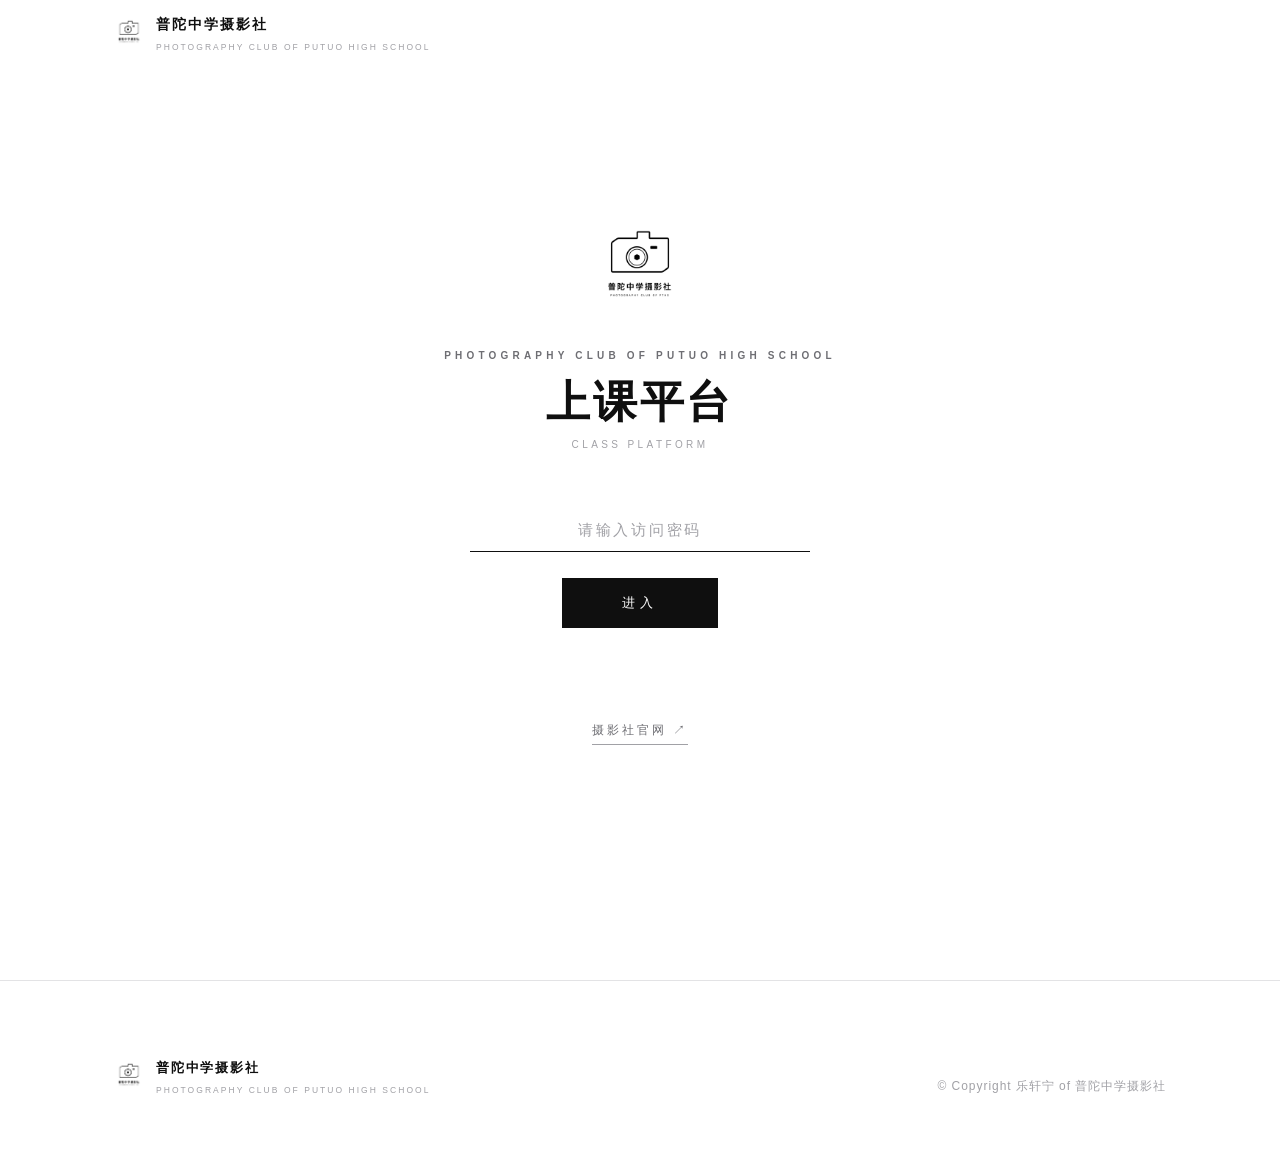
<file: space.html>
<!DOCTYPE html>
<html lang="zh-CN">
<head>
<meta charset="UTF-8">
<meta name="viewport" content="width=device-width, initial-scale=1">
<title>普陀中学摄影社 · 教师空间</title>
<meta name="description" content="普陀中学摄影社上课平台教师空间。查看课件、播放 HTML 课程、下载资料。">
<link rel="icon" href="data:image/svg+xml,%3Csvg xmlns='http://www.w3.org/2000/svg' viewBox='0 0 100 100'%3E%3Cg fill='none' stroke='%23000' stroke-width='5'%3E%3Ccircle cx='50' cy='50' r='42'/%3E%3Cpath d='M50 26 L71 38 L71 62 L50 74 L29 62 L29 38 Z'/%3E%3C/g%3E%3C/svg%3E">
<link rel="stylesheet" href="css/style.css">
</head>
<body data-page="space">

<!-- ================= 导航 ================= -->
<header class="nav" id="nav">
  <div class="nav-inner">
    <a class="brand" href="index.html" aria-label="返回首页">
      <img class="logo" src="logo.png" alt="普陀中学摄影社">
      <span>
        <span class="name">普陀中学摄影社</span>
        <span class="sub">Photography Club of Putuo High School</span>
      </span>
    </a>
    <div class="nav-right">
      <span class="nav-teacher" id="nav-teacher"></span>
      <a class="nav-switch" href="index.html">切换账号</a>
    </div>
  </div>
</header>

<main>
  <!-- ================= 空间头部 ================= -->
  <section class="space-hero">
    <div class="wrap">
      <div class="eyebrow">Lecturer</div>
      <h1 id="space-teacher">…</h1>
      <div class="hero-en">Teaching Space</div>
      <p class="hero-desc">
        课件列表 · 支持 HTML / PPT / PPTX / PDF / DOC / DOCX<br>
        HTML 课件点击播放，其余格式点击下载。
      </p>
    </div>
  </section>

  <!-- ================= 课件列表 ================= -->
  <section class="wrap">
    <div class="sec-head reveal">
      <h2>课件<span class="en">Files</span></h2>
      <div class="sec-tools">
        <span class="sec-count" id="file-count"></span>
        <button class="text-btn" id="refresh-btn" type="button">刷新</button>
      </div>
    </div>
    <div class="file-list" id="file-list"></div>
  </section>
</main>

<!-- ================= 页脚 ================= -->
<footer class="foot">
  <div class="wrap foot-inner">
    <a class="brand" href="index.html">
      <img class="logo" src="logo.png" alt="普陀中学摄影社">
      <span>
        <span class="name">普陀中学摄影社</span>
        <span class="sub">Photography Club of Putuo High School</span>
      </span>
    </a>
    <div class="legal">
      ©️ Copyright 乐轩宁 of 普陀中学摄影社
    </div>
  </div>
</footer>

<script src="js/app.js"></script>
</body>
</html>
</file>
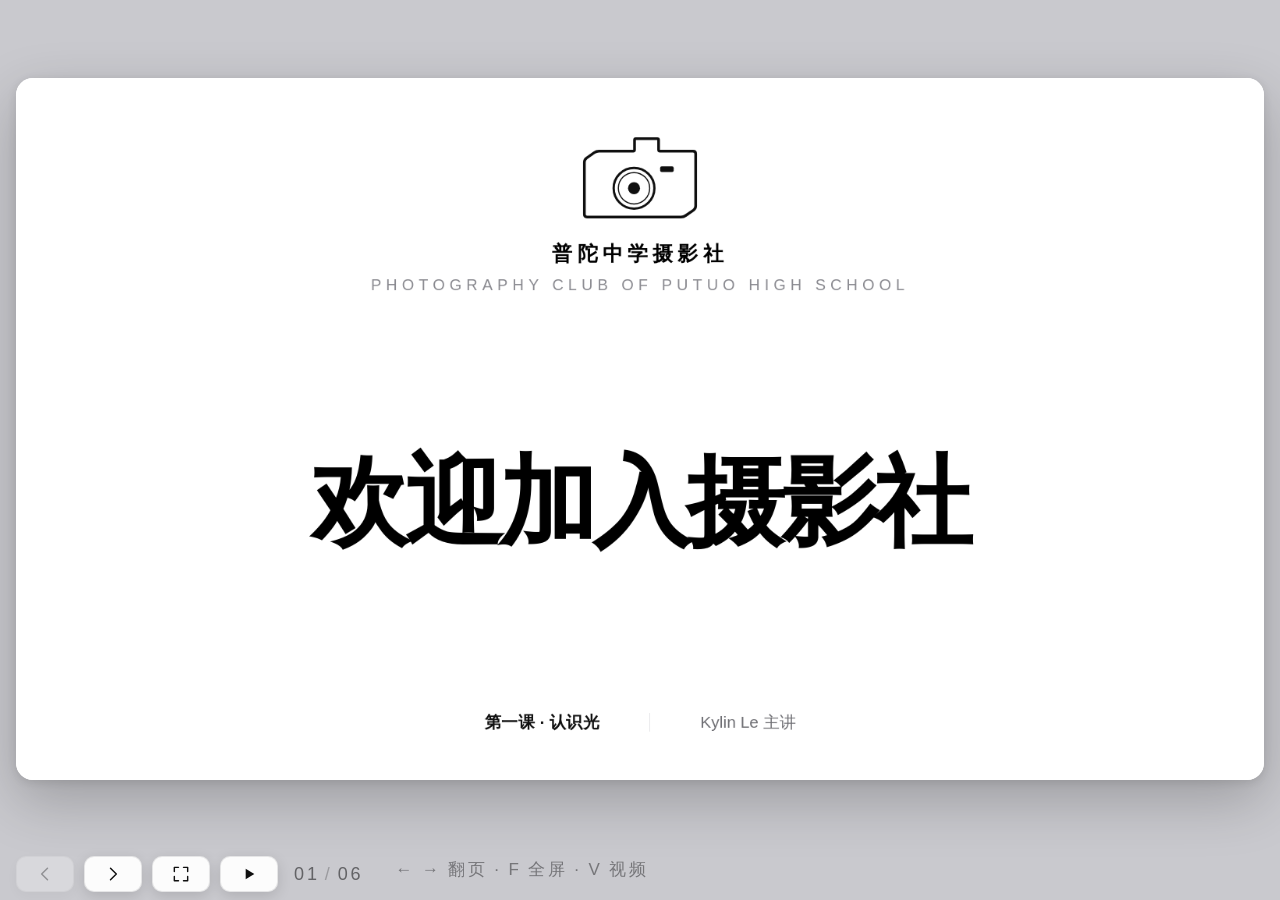
<file: lxn/第一节课.html>
<!DOCTYPE html>
<html lang="zh-CN">
<head>
<meta charset="UTF-8">
<meta name="viewport" content="width=device-width, initial-scale=1">
<title>普陀中学摄影社 · 第一课</title>
<style>
/* ============================================================
   普陀中学摄影社 · 第一课课件
   灰色外框内嵌圆角矩形页面；切页按钮位于外框左下角
   外观沿用官网：黑白 / 细线 / 字距 / 相机标
   舞台固定 1600×900 等比缩放，适配任意横屏
   ============================================================ */

:root{
  --ink:#0f0f0f;
  --paper:#ffffff;
  --muted:#6e6e73;
  --faint:#8a8a90;
  --line:#e3e3e5;
  --frame:#c9c9ce;
  --ease:cubic-bezier(.22,.61,.24,1);
  --r:22px;
}

*,*::before,*::after{ margin:0; padding:0; box-sizing:border-box; }

html,body{
  height:100%; overflow:hidden;
  background:var(--frame);
  font-family:-apple-system, BlinkMacSystemFont, "SF Pro Display", "PingFang SC",
              "Helvetica Neue", "Hiragino Sans GB", "Microsoft YaHei", sans-serif;
  -webkit-font-smoothing:antialiased;
  text-rendering:optimizeLegibility;
}

/* ---------- 舞台：外框中的圆角矩形 ---------- */
#stage{
  position:absolute; left:50%; top:calc(50% + var(--ty,0px));
  width:1600px; height:900px;
  transform-origin:center center;
  transform:translate(-50%,-50%) scale(var(--k,1));
  background:var(--paper);
  border-radius:var(--r);
  box-shadow:0 26px 72px rgba(0,0,0,.22), 0 3px 12px rgba(0,0,0,.10);
  overflow:hidden;
}

/* ---------- 页面 ---------- */
.slide{
  position:absolute; inset:0;
  background:var(--paper);
  opacity:0; z-index:1; pointer-events:none;
}
.slide.is-active{
  opacity:1; z-index:2; pointer-events:auto;
  animation:slIn .46s var(--ease) both;
}
@keyframes slIn{
  from{ opacity:0; transform:translate3d(var(--dx,14px),0,0) scale(.996); }
  to  { opacity:1; transform:none; }
}
/* 放大动效页：父级只做淡入，不做缩放位移 —— 否则会污染标题的落点计算 */
.slide.is-active.morphing{ animation-name:slFade; }
@keyframes slFade{
  from{ opacity:0; }
  to  { opacity:1; }
}

.slide.is-active .st{
  animation:rise .62s var(--ease) both;
  animation-delay:calc(80ms + min(var(--i,0) * 42ms, 300ms));
  will-change:transform,opacity;
}
@keyframes rise{
  from{ opacity:0; transform:translate3d(0,12px,0); }
  to  { opacity:1; transform:none; }
}

/* 放大动效进行中：目标标题及其祖先不参与入场动画，避免位移叠加 */
.slide.is-active .st.morph-live{ animation:none; opacity:1; }
/* 标题飞行期间，同页其余内容先隐藏，标题落位后再依次出现 */
.slide.is-active.morphing .st.morph-wait{ animation:none; opacity:0; }

/* ---------- 顶部进度 ---------- */
.prog{ position:absolute; top:0; left:calc(var(--r) + 2px); right:calc(var(--r) + 2px);
       height:2px; z-index:20; pointer-events:none; }
.prog i{
  display:block; height:100%; width:0;
  background:#fff; mix-blend-mode:difference;
  transition:width .45s var(--ease);
}

/* ---------- 页眉 ---------- */
.strip{
  position:absolute; top:40px; left:92px; right:92px;
  display:flex; justify-content:space-between; align-items:baseline;
  font-size:19px; letter-spacing:.26em; text-transform:uppercase;
  color:var(--faint); font-weight:500;
}
.strip .r{ font-variant-numeric:tabular-nums; }

/* ---------- 正文区 ---------- */
.body{
  position:absolute; inset:88px 92px 104px;
  display:flex; flex-direction:column;
}

.hd{ display:grid; grid-template-columns:82px minmax(0,1fr); gap:28px; align-items:start; }
.hd .num{
  font-size:20px; letter-spacing:.18em; color:var(--faint);
  font-weight:600; padding-top:.95em; font-variant-numeric:tabular-nums;
}
.hd h2{ font-size:70px; line-height:1.06; letter-spacing:-.03em; font-weight:600; }
.hd .en{
  margin-top:15px; font-size:20px; letter-spacing:.3em;
  text-transform:uppercase; color:var(--faint); font-weight:500;
}

.main{ margin-top:44px; flex:1; display:flex; flex-direction:column; min-height:0; }

.say{
  font-size:44px; line-height:1.55; letter-spacing:-.015em;
  color:var(--ink); font-weight:600; max-width:26em;
}
.say em{ font-style:normal; color:var(--faint); }

/* ---------- 列表 ---------- */
.rows{ border-top:1px solid var(--ink); }
.row{
  display:grid; grid-template-columns:82px 300px minmax(0,1fr);
  gap:26px; align-items:baseline; padding:30px 0;
  border-bottom:1px solid var(--line);
}
/* 撑满剩余高度：行等分、竖线贯通 */
.rows.fill{ display:flex; flex-direction:column; flex:1; }
.rows.fill .row{ flex:1 1 0; align-items:center; }
.row .n{ font-size:20px; letter-spacing:.18em; color:var(--faint); font-variant-numeric:tabular-nums; }
.row .t{ font-size:33px; font-weight:600; letter-spacing:-.015em; }
.row .d{ font-size:22px; line-height:1.8; color:var(--muted); }

/* ---------- 三栏 ---------- */
.c3{ display:grid; grid-template-columns:repeat(3,minmax(0,1fr)); border-top:1px solid var(--ink); }
.c3.two{ grid-template-columns:repeat(2,minmax(0,1fr)); }
.c3 > div{ padding:30px 34px 4px 0; }
.c3 > div + div{ border-left:1px solid var(--line); padding-left:34px; }
.c3 .k{ font-size:20px; letter-spacing:.18em; color:var(--faint); font-weight:600; }
.c3 h3{ font-size:37px; font-weight:600; letter-spacing:-.022em; margin-top:13px; }
.c3 .en2{
  font-size:20px; letter-spacing:.24em; text-transform:uppercase;
  color:var(--faint); margin-top:9px; font-weight:500;
}
.c3 p{ font-size:21px; line-height:1.9; color:var(--muted); margin-top:17px; }

/* 紧凑变体：整页多块内容并置 */
.c3.tight > div{ padding:16px 24px 0 0; }
.c3.tight > div + div{ padding-left:24px; border-left-color:transparent; }
/* 竖分隔线只画到清单区之前（用伪元素精确控制高度），避免与横线交叉成乱网 */
.c3.tight > div + div::before{
  content:''; position:absolute; left:0; top:18px; width:1px; height:142px;
  background:var(--line);
}
/* 下排两栏内容更少，竖线相应缩短 */
.c3.two.tight > div + div::before{ height:142px; }
.c3.tight > div{ position:relative; }
.c3.tight h3{ font-size:29px; margin-top:7px; }
.c3.tight .en2{
  display:block; font-size:19px; letter-spacing:.18em; margin-top:5px;
}
.c3.tight p{ font-size:20px; line-height:1.55; margin-top:8px; }
.c3.tight .chips span{ font-size:20px; padding:11px 16px; }

/* 文字型要点清单（不使用图片占位） */
.klist{ margin-top:12px; }
.klist div{
  font-size:20px; line-height:1.45; color:var(--muted);
  padding:4px 0; border-bottom:1px solid var(--line);
  width:100%;
}
.klist div:last-child{ border-bottom:none; }

/* 迷你预览 */
.mini{ margin-top:12px; }
.mini-list div{
  font-size:20px; line-height:1.45; color:var(--muted);
  padding:4px 0; border-bottom:1px solid var(--line);
  display:flex; gap:14px; align-items:baseline;
  width:100%;
}
.mini-list div:last-child{ border-bottom:none; }
.mini-list b{ color:var(--ink); font-weight:600; min-width:94px; }

/* ---------- 两栏数值 ---------- */
.duo{ display:grid; grid-template-columns:repeat(2,minmax(0,1fr)); border-top:1px solid var(--ink); }
.duo > div{ padding:26px 40px 4px 0; }
.duo > div + div{ border-left:1px solid var(--line); padding-left:40px; }
.duo .v{ font-size:58px; font-weight:600; letter-spacing:-.035em; line-height:1.06; }
.duo .k{
  font-size:21px; letter-spacing:.14em; color:var(--ink); margin-top:12px;
  font-weight:600;
}
.duo .d{ font-size:21px; color:var(--muted); margin-top:9px; line-height:1.8; }

/* ---------- 底部小注（04/05 页并列，位置与高度需一致） ---------- */
.cap{
  margin-top:14px; height:30px; line-height:30px;
  font-size:20px; color:var(--muted);
}
.cap::before{
  content:''; display:inline-block; width:28px; height:1px;
  background:var(--line); vertical-align:middle; margin-right:13px;
}
.cap b{ color:var(--ink); font-weight:600; }

/* ============================================================
   01 封面
   ============================================================ */
.cover2{
  position:absolute; inset:0; padding:74px 92px 60px;
  display:flex; flex-direction:column; align-items:center; justify-content:space-between;
  text-align:center;
}
/* 相机标：块级盒必须用 margin:auto 居中（text-align 对块级盒无效） */
.c2mark{ width:150px; margin:0 auto; color:var(--ink); }
.c2mark svg{ width:100%; height:auto; display:block; }
.c2name{ margin-top:26px; font-size:26px; font-weight:600; letter-spacing:.24em; }
.c2en{ margin-top:11px; font-size:20px; letter-spacing:.3em; text-transform:uppercase; color:var(--faint); font-weight:500; }
.c2title{
  font-size:126px; line-height:1.02; letter-spacing:-.045em; font-weight:600;
  margin-left:-.02em;
}
.c2bot{ display:flex; gap:64px; align-items:baseline; font-size:21px; color:var(--muted); }
.c2bot b{ color:var(--ink); font-weight:600; letter-spacing:.02em; }
.c2bot .sep{ width:1px; height:24px; background:var(--line); align-self:center; }

/* ============================================================
   02 自我介绍
   ============================================================ */
.about{
  display:grid; grid-template-columns:minmax(0,.8fr) minmax(0,1.2fr);
  gap:70px; align-items:stretch; flex:1;
}
.about-l{ display:flex; flex-direction:column; justify-content:space-between; padding-right:20px; }
.about-name{ font-size:86px; line-height:1; letter-spacing:-.04em; font-weight:600; }
.about-cn{ margin-top:18px; font-size:27px; color:var(--muted); letter-spacing:.22em; }
.about-tag{ margin-top:24px; font-size:21px; color:var(--faint); letter-spacing:.03em; }
.about-note{
  margin-top:40px; display:flex; gap:14px; align-items:flex-start;
  font-size:22px; line-height:1.75; color:var(--muted);
}
.about-note .tick{ width:28px; height:1px; background:var(--line); flex:0 0 auto; margin-top:15px; }
/* ============================================================
   03 课程介绍 —— 两张课程卡（第 4 页由此放大）
   ============================================================ */
.coursegrid{
  display:grid; grid-template-columns:repeat(2,minmax(0,1fr)); gap:56px;
  margin-top:44px; flex:1;
  border-top:1px solid var(--ink);
}
.ccard{ padding-top:22px; display:flex; flex-direction:column; }
.ccard .ck{ font-size:20px; letter-spacing:.18em; color:var(--faint); font-weight:600; }
.ccard h3{ font-size:64px; font-weight:600; letter-spacing:-.03em; margin-top:12px; }
.ccard .cen{ margin-top:10px; font-size:20px; letter-spacing:.26em; text-transform:uppercase; color:var(--faint); font-weight:500; }
.ccard p{ margin-top:18px; font-size:22px; line-height:1.6; color:var(--muted); }
.ccard .clist{ margin-top:16px; }
.ccard .clist div{
  font-size:20px; line-height:1.45; color:var(--faint);
  padding:6px 0; border-bottom:1px solid var(--line);
  width:100%;
}
.ccard .clist div:last-child{ border-bottom:none; }
.ccard .cfoot{ margin-top:auto; padding-top:20px; font-size:20px; color:var(--faint); letter-spacing:.03em; }

/* ============================================================
   04 / 05 课程详情 —— 整页大字
   ============================================================ */
.detail{ display:flex; flex-direction:column; height:100%; }
.dnum{ font-size:20px; letter-spacing:.18em; color:var(--faint); font-weight:600; }
.detail h2{ font-size:140px; line-height:1.02; letter-spacing:-.045em; font-weight:600; margin-top:16px; }
.dsub{
  margin-top:32px; font-size:44px; line-height:1.5; letter-spacing:-.015em;
  font-weight:600; color:var(--ink); max-width:24em;
}
.dfoot{ margin-top:auto; padding-top:30px; }
/* 中段关键词条 */
.dmid{ margin-top:38px; padding-top:20px; border-top:1px solid var(--line); }
.dmid-k{ font-size:21px; letter-spacing:.18em; color:var(--ink); font-weight:600; }
.chips{ display:flex; flex-wrap:wrap; gap:12px; margin-top:18px; }
.chips span{
  font-size:23px; line-height:1; padding:13px 22px;
  border:1px solid var(--line); border-radius:999px; color:var(--ink);
}

/* ============================================================
   视频播放层
   ============================================================ */
.player{
  position:fixed; inset:0; z-index:90;
  display:none; place-items:center;
  background:rgba(6,6,8,.97);
  backdrop-filter:blur(6px);
}
.player.on{ display:grid; }
/* 视频铺满整个视口：用 object-fit:contain 保持原始比例，
   非 16:9 素材会自动留黑边，不会被裁切或拉伸 */
.player video{
  width:100%; height:100%;
  object-fit:contain;
  background:transparent;
  outline:none;
}
.player .pclose{
  position:absolute; top:26px; right:30px;
  width:44px; height:44px; border-radius:50%;
  background:rgba(255,255,255,.12); border:1px solid rgba(255,255,255,.2);
  color:#fff; cursor:pointer; display:grid; place-items:center;
  transition:background .2s var(--ease), transform .2s var(--ease);
}
.player .pclose:hover{ background:rgba(255,255,255,.22); transform:scale(1.06); }
.player .pclose svg{ width:20px; height:20px; }
.player .pmiss{
  position:absolute; bottom:34px; left:50%; transform:translateX(-50%);
  font-size:17px; letter-spacing:.04em; color:#e6e6ea;
  background:rgba(255,255,255,.1); border:1px solid rgba(255,255,255,.16);
  padding:10px 20px; border-radius:999px; display:none;
}
.player .pmiss.on{ display:block; }

/* ---------- 反白页 ---------- */
.slide.dark{ background:var(--ink); color:#fff; }
.slide.dark .strip{ color:#8b8b91; }
.slide.dark .hd .num{ color:#8b8b91; }
.slide.dark .hd .en{ color:#8b8b91; }
.slide.dark .c3{ border-top-color:#fff; }
.slide.dark .c3 > div + div{ border-left-color:#2a2a2e; }
.slide.dark .c3 .k,
.slide.dark .c3 .en2{ color:#8b8b91; }
.slide.dark .c3 p{ color:#c2c2c8; }
.slide.dark .say{ color:#fff; }
.slide.dark .say em{ color:#91919a; }

/* ---------- 工具条：外框左下角，三枚分离的扁圆角矩形 ---------- */
.bar{
  position:fixed; left:64px; bottom:8px; z-index:80;
  display:flex; align-items:center; gap:10px;
}
.bar button{
  -webkit-appearance:none; appearance:none;
  width:58px; height:36px; border-radius:10px;
  background:rgba(255,255,255,.94);
  border:1px solid rgba(0,0,0,.09);
  box-shadow:0 4px 14px rgba(0,0,0,.13);
  display:grid; place-items:center; color:var(--ink); cursor:pointer;
  transition:transform .22s var(--ease), box-shadow .22s var(--ease),
             background .22s var(--ease), opacity .22s var(--ease);
}
.bar button:hover{ background:#fff; transform:translateY(-2px); box-shadow:0 8px 20px rgba(0,0,0,.17); }
.bar button:active{ transform:translateY(0); }
.bar button:disabled{ opacity:.3; cursor:default; transform:none; box-shadow:0 4px 14px rgba(0,0,0,.10); }
.bar svg{ width:20px; height:20px; display:block; }
.count{
  display:flex; align-items:baseline; gap:5px;
  font-size:18px; letter-spacing:.16em; color:rgba(26,26,28,.58);
  font-variant-numeric:tabular-nums; user-select:none; padding-left:6px;
}
.count i{ font-style:normal; opacity:.45; }
.count span{ display:inline-block; }
.count span.roll{ animation:roll .34s var(--ease); }
@keyframes roll{
  from{ opacity:0; transform:translate3d(0,7px,0); }
  to  { opacity:1; transform:none; }
}

.hint{
  position:fixed; left:64px; bottom:19px; z-index:79;
  font-size:17px; letter-spacing:.14em; color:rgba(28,28,30,.48);
  pointer-events:none; transition:opacity .5s var(--ease);
  text-transform:uppercase;
}
.hint.hide{ opacity:0; }

@media (prefers-reduced-motion: reduce){
  *{ animation:none !important; transition:none !important; }
}
</style>
</head>
<body>

<!-- 新版相机标，fill/stroke 全部继承 currentColor -->
<svg width="0" height="0" style="position:absolute" aria-hidden="true"><defs>
  <g id="camMark">
    <g transform="translate(-92.14,-87.14) scale(1.4286)">
      <path d="M 103.00 276.00 L 283.00 276.00 Q 288.00 276.00 292.10 273.14 L 306.90 262.86 Q 311.00 260.00 311.00 255.00 L 311.00 155.00 Q 311.00 150.00 306.00 150.00 L 242.50 150.00 Q 240.00 150.00 240.00 147.50 L 240.00 128.50 Q 240.00 126.00 237.50 126.00 L 196.50 126.00 Q 194.00 126.00 194.00 128.50 L 194.00 147.50 Q 194.00 150.00 191.50 150.00 L 126.00 150.00 Q 121.00 150.00 116.90 152.86 L 102.10 163.14 Q 98.00 166.00 98.00 171.00 L 98.00 271.00 Q 98.00 276.00 103.00 276.00 Z" stroke-width="5.2"/>
      <circle cx="193.0" cy="221.0" r="39.0" stroke-width="4.4"/>
      <circle cx="193.0" cy="221.0" r="30.0" stroke-width="2.2"/>
      <circle cx="193.0" cy="221.0" r="11.5" fill="currentColor" stroke="none"/>
      <rect x="243.0" y="179.0" width="26" height="11" rx="3" fill="currentColor" stroke="none"/>
    </g>
  </g>
</defs></svg>

<div id="stage">

  <div class="prog"><i id="prog"></i></div>

  <!-- ========== 01 封面 ========== -->
  <section class="slide">
    <div class="cover2">
      <div class="st" style="--i:0">
        <div class="c2mark">
          <svg viewBox="40 85 320 230" fill="none" stroke="currentColor"
               stroke-linecap="round" stroke-linejoin="round"><use href="#camMark"/></svg>
        </div>
        <div class="c2name">普陀中学摄影社</div>
        <div class="c2en">Photography Club of Putuo High School</div>
      </div>

      <div class="c2title st" style="--i:1">欢迎加入摄影社</div>

      <div class="c2bot st" style="--i:2">
        <span><b>第一课 · 认识光</b></span>
        <span class="sep"></span>
        <span>Kylin Le 主讲</span>
      </div>
    </div>
  </section>

  <!-- ========== 02 自我介绍 ========== -->
  <section class="slide">
    <div class="strip"><span>普陀中学摄影社 · 第一课</span><span class="r">02 / 06</span></div>
    <div class="body">
      <div class="hd st" style="--i:0">
        <div class="num">02</div>
        <div>
          <h2>自我介绍</h2>
          <div class="en">About Me</div>
        </div>
      </div>
      <div class="main">
        <div class="about">
      <div class="about-l st" style="--i:1">
        <div>
          <div class="about-name">Kylin Le</div>
          <div class="about-cn">乐轩宁</div>
          <div class="about-tag">普陀中学摄影社成员</div>
        </div>
        <div class="about-note"><span class="tick"></span><span>这一课由我主讲。<br>下面先认识一下我负责的事。</span></div>
      </div>
          <div class="rows fill">
            <div class="row st" style="--i:2">
              <div class="n">01</div>
              <div class="t">图表制作</div>
              <div class="d">社刊、课程与活动里的数据图表</div>
            </div>
            <div class="row st" style="--i:3">
              <div class="n">02</div>
              <div class="t">网站运维</div>
              <div class="d">普陀中学摄影社网站的建设与更新</div>
            </div>
            <div class="row st" style="--i:4">
              <div class="n">03</div>
              <div class="t">基础课教学</div>
              <div class="d">理论课 · 软硬件操作与概念学习</div>
            </div>
          </div>
        </div>
      </div>
    </div>
  </section>

  <!-- ========== 03 课程介绍（大字） ========== -->
  <section class="slide">
    <div class="strip"><span>普陀中学摄影社 · 第一课</span><span class="r">03 / 06</span></div>
    <div class="body">
      <div class="hd st" style="--i:0">
        <div class="num">03</div>
        <div>
          <h2>课程介绍</h2>
          <div class="en">Courses</div>
        </div>
      </div>
      <div class="main">
        <p class="say st" style="--i:1">两门课。<em>一门讲清楚，一门练出来。</em></p>
        <div class="coursegrid">
          <div class="ccard st" style="--i:2">
            <div class="ck">A</div>
            <h3 data-morph="basic">基础课</h3>
            <div class="cen">Foundation</div>
            <p>偏向理论 · 软硬件操作与概念学习</p>
            <div class="clist">
              <div>相机按键、菜单、存储</div>
              <div>曝光、构图、色彩原理</div>
              <div>光线的方向与强弱</div>
            </div>
            <div class="cfoot">零基础友好 · 每周二</div>
          </div>
          <div class="ccard st" style="--i:3">
            <div class="ck">B</div>
            <h3 data-morph="advanced">提升课</h3>
            <div class="cen">Advanced</div>
            <p>偏向实践 · 剪辑思路与作品打磨</p>
            <div class="clist">
              <div>素材整理与取舍</div>
              <div>节奏编排与转场</div>
              <div>成片叙事与互评</div>
            </div>
            <div class="cfoot">需要基础 · 主要负责人：孙炜航</div>
          </div>
        </div>
      </div>
    </div>
  </section>

  <!-- ========== 04 基础课（由第 03 页的基础课标题放大而来） ========== -->
  <section class="slide">
    <div class="strip"><span>普陀中学摄影社 · 第一课</span><span class="r">04 / 06</span></div>
    <div class="body">
      <div class="detail">
        <div class="dnum st" style="--i:0">04</div>
        <h2 class="st" style="--i:1" data-morph="basic">基础课</h2>
        <div class="dsub st" style="--i:2">偏向理论，如软硬件操作和概念学习……</div>
        <div class="dmid st" style="--i:3">
          <div class="dmid-k">本课关键词</div>
          <div class="chips">
            <span>相机操作</span><span>曝光三要素</span><span>构图原理</span><span>色彩与光线</span>
          </div>
        </div>
        <div class="dfoot">
          <div class="duo">
            <div class="st" style="--i:4">
              <div class="v">软硬件</div>
              <div class="k">操作</div>
              <div class="d">认识自己的相机：按键、菜单、存储、清理。</div>
            </div>
            <div class="st" style="--i:5">
              <div class="v">概念</div>
              <div class="k">学习</div>
              <div class="d">曝光三要素、构图原理、色彩与光线的关系。</div>
            </div>
          </div>
          <div class="cap st" style="--i:6">主讲：<b>Kylin Le</b></div>
        </div>
      </div>
    </div>
  </section>

  <!-- ========== 05 提升课 ========== -->
  <section class="slide">
    <div class="strip"><span>普陀中学摄影社 · 第一课</span><span class="r">05 / 06</span></div>
    <div class="body">
      <div class="detail">
        <div class="dnum st" style="--i:0">05</div>
        <h2 class="st" style="--i:1" data-morph="advanced">提升课</h2>
        <div class="dsub st" style="--i:2">偏向实践，如剪辑思路……</div>
        <div class="dmid st" style="--i:3">
          <div class="dmid-k">本课关键词</div>
          <div class="chips">
            <span>剪辑节奏</span><span>素材整理</span><span>成片叙事</span><span>作品打磨</span>
          </div>
        </div>
        <div class="dfoot">
          <div class="duo">
            <div class="st" style="--i:4">
              <div class="v">剪辑</div>
              <div class="k">思路</div>
              <div class="d">从一堆素材到一条成片，节奏怎么排。</div>
            </div>
            <div class="st" style="--i:5">
              <div class="v">实战</div>
              <div class="k">项目</div>
              <div class="d">跟着一个主题，拍出一组完整作品。</div>
            </div>
          </div>
          <div class="cap st" style="--i:6">主要负责人：<b>孙炜航</b></div>
        </div>
      </div>
    </div>
  </section>

  <!-- ========== 06 网站和公众号（含作品展示 / 活动日程 / 上课平台） ========== -->
  <section class="slide">
    <div class="strip"><span>普陀中学摄影社 · 第一课</span><span class="r">06 / 06</span></div>
    <div class="body">
      <div class="hd st" style="--i:0">
        <div class="num">06</div>
        <div>
          <h2>网站和公众号</h2>
          <div class="en">Website &amp; WeChat</div>
        </div>
      </div>
      <div class="main">
        <div class="c3 tight st" style="--i:1">
          <div>
            <div class="k">01</div>
            <h3>摄影社网站</h3>
            <div class="en2">Website</div>
            <p>课程、任务、招新，都在这里。</p>
            <div class="klist">
              <div>课程表与任务发布</div>
              <div>招新与作品征集</div>
            </div>
          </div>
          <div>
            <div class="k">02</div>
            <h3>微信公众号</h3>
            <div class="en2">WeChat</div>
            <p>作品更新、活动通知，第一时间发。</p>
            <div class="klist">
              <div>每节课后更新作品</div>
              <div>活动通知固定出口</div>
            </div>
          </div>
          <div>
            <div class="k">03</div>
            <h3>优秀作品展示</h3>
            <div class="en2">Selected Works</div>
            <p>社员自己拍的，每节课挑三张互评。</p>
            <div class="klist">
              <div>优秀作品持续更新</div>
              <div>课后投屏互评</div>
            </div>
          </div>
        </div>
        <div class="c3 two tight st" style="--i:2; margin-top:22px">
          <div>
            <div class="k">04</div>
            <h3>摄影活动日程</h3>
            <div class="en2">Schedule</div>
            <p>常规活动，名单每次在群里发。</p>
            <div class="mini">
              <div class="mini-list">
                <div><b>校内</b><span>元旦汇演 · 三独比赛 · 校园日常</span></div>
                <div><b>校外</b><span>外拍活动，一整个下午一个主题</span></div>
                <div><b>课内</b><span>作品鉴赏，把照片摊开一起看</span></div>
              </div>
            </div>
          </div>
          <div>
            <div class="k">05</div>
            <h3>上课平台</h3>
            <div class="en2">Platform</div>
            <p>两种托管方式，按需取用。</p>
            <div class="mini">
              <div class="mini-list">
                <div><b>讲师账号</b><span>任课老师有独立账号</span></div>
                <div><b>PPT 托管</b><span>课件上传后统一管理</span></div>
                <div><b>HTML 托管</b><span>网页课件，随时打开</span></div>
              </div>
            </div>
          </div>
        </div>
      </div>
    </div>
  </section>

</div>

<!-- ========== 提示 ========== -->
<div class="hint" id="hint">← → 翻页 · F 全屏 · V 视频</div>

<!-- ========== 工具条：外框左下角 ========== -->
<div class="bar" id="bar">
  <button id="prev" aria-label="上一页" title="上一页 (←)">
    <svg viewBox="0 0 24 24" fill="none" stroke="currentColor" stroke-width="1.7"
         stroke-linecap="round" stroke-linejoin="round"><path d="M15 5 L8 12 L15 19"/></svg>
  </button>
  <button id="next" aria-label="下一页" title="下一页 (→)">
    <svg viewBox="0 0 24 24" fill="none" stroke="currentColor" stroke-width="1.7"
         stroke-linecap="round" stroke-linejoin="round"><path d="M9 5 L16 12 L9 19"/></svg>
  </button>
  <button id="fs" aria-label="全屏" title="全屏 (F)">
    <svg viewBox="0 0 24 24" fill="none" stroke="currentColor" stroke-width="1.7"
         stroke-linecap="round" stroke-linejoin="round">
      <path d="M4 9 V4 H9"/><path d="M20 9 V4 H15"/>
      <path d="M4 15 V20 H9"/><path d="M20 15 V20 H15"/>
    </svg>
  </button>
  <button id="play" aria-label="播放视频" title="播放视频 (V)">
    <svg viewBox="0 0 24 24" fill="currentColor" stroke="none"
         stroke-linecap="round" stroke-linejoin="round">
      <path d="M8 5.6 L18.4 12 L8 18.4 Z"/>
    </svg>
  </button>
  <div class="count"><span id="cur">01</span><i>/</i><span id="tot">06</span></div>
</div>

<!-- ========== 视频播放层 ========== -->
<div class="player" id="player" aria-hidden="true">
  <video id="video" preload="metadata" playsinline></video>
  <button class="pclose" id="pclose" aria-label="关闭视频" title="关闭 (Esc)">
    <svg viewBox="0 0 24 24" fill="none" stroke="currentColor" stroke-width="1.8"
         stroke-linecap="round" stroke-linejoin="round">
      <path d="M6 6 L18 18"/><path d="M18 6 L6 18"/>
    </svg>
  </button>
  <div class="pmiss" id="pmiss">未找到视频文件 firstclass.mp4</div>
</div>

<script>
(function () {
  'use strict';

  var stage  = document.getElementById('stage');
  var bar    = document.getElementById('bar');
  var hint   = document.getElementById('hint');
  var slides = Array.prototype.slice.call(document.querySelectorAll('.slide'));
  var prog   = document.getElementById('prog');
  var curEl  = document.getElementById('cur');
  var totEl  = document.getElementById('tot');
  var prevBtn= document.getElementById('prev');
  var nextBtn= document.getElementById('next');
  var fsBtn  = document.getElementById('fs');
  var playBtn= document.getElementById('play');
  var player = document.getElementById('player');
  var video  = document.getElementById('video');
  var pclose = document.getElementById('pclose');
  var pmiss  = document.getElementById('pmiss');

  var VIDEO_SRC = './firstclass.mp4';

  var SW = 1600, SH = 900;
  var MX = 16, MT = 10, MB = 52;
  var K = 1, cur = 0;

  /* ---------- 1. 舞台缩放 ---------- */
  function fit() {
    var k = Math.min(
      (window.innerWidth  - MX * 2) / SW,
      (window.innerHeight - MT - MB) / SH
    );
    k = Math.max(k, 0.1);
    K = k;
    stage.style.setProperty('--k', k.toFixed(4));
    stage.style.setProperty('--ty', ((MT - MB) / 2) + 'px');

    var left = Math.max(MX, Math.round((window.innerWidth - SW * k) / 2));
    bar.style.left  = left + 'px';
    hint.style.left = (bar.getBoundingClientRect().right + 32) + 'px';
  }
  window.addEventListener('resize', fit);
  document.addEventListener('fullscreenchange', fit);
  fit();

  /* ---------- 2. 放大动效（FLIP：真元素自身缩放位移，不做克隆） ----------
     做法：目标大标题先缩放 + 位移到来源小标题所在位置，再动画回原位。
     全程只有这一个元素参与，不会出现新旧两个标题的重影。          */
  function stageBox(el) {
    var r = el.getBoundingClientRect();
    var s = stage.getBoundingClientRect();
    return {
      x: (r.left - s.left) / K,
      y: (r.top  - s.top)  / K,
      w: r.width / K,
      h: r.height / K
    };
  }

  // 文字的真实边界（块级元素的盒模型会被拉满整列，量盒子会失真）
  function textBox(el) {
    var rng = document.createRange();
    rng.selectNodeContents(el);
    var r = rng.getBoundingClientRect();
    var s = stage.getBoundingClientRect();
    return {
      x: (r.left - s.left) / K,
      y: (r.top  - s.top)  / K,
      w: r.width / K,
      h: r.height / K
    };
  }

  var liveNodes = [];   // 处于 morph-live 状态的节点（下次翻页时统一清理）

  function runMorph(srcEl, dstEl, ra, rb) {
    if (!ra || !rb || !ra.w || !rb.w) return;

    var eb = stageBox(dstEl);  // 目标元素自身的盒子
    var ox = rb.x - eb.x;      // 文字在元素盒子内的偏移
    var oy = rb.y - eb.y;

    var k  = ra.w / rb.w;      // 起始缩放：大字缩到和小字一样大
    var dx = ra.x - rb.x;      // 起点位移：文字左上角对齐来源
    var dy = ra.y - rb.y;

    // 目标标题：不参与入场动画，避免额外的位移叠加
    var node = dstEl;
    while (node && node !== stage) {
      if (node.classList && node.classList.contains('st')) {
        node.classList.add('morph-live');
        liveNodes.push(node);
      }
      node = node.parentNode;
    }

    // 同页其余内容：先藏起来，标题落位后再依次出现
    var waits = [];
    Array.prototype.forEach.call(dstEl.closest('.slide').querySelectorAll('.st'), function (e) {
      if (e === dstEl || e.classList.contains('morph-live')) return;
      e.classList.add('morph-wait');
      waits.push(e);
      liveNodes.push(e);
    });

    dstEl.style.transformOrigin = ox + 'px ' + oy + 'px';

    var anim = dstEl.animate([
      { transform: 'translate(' + dx + 'px,' + dy + 'px) scale(' + k + ')' },
      { transform: 'translate(0px,0px) scale(1)' }
    ], { duration: 700, easing: 'cubic-bezier(.22,.61,.24,1)', fill: 'both' });

    anim.onfinish = function () {
      dstEl.style.transformOrigin = '';
      anim.cancel();
      // morph-live / morph-wait 不在这里摘除——
      // 一摘除 rise 动画会重新触发，标题会闪一下消失再淡入。
      // 它们由下一次翻页时的统一清理负责。
    };

    // 标题落位后，其余内容按原节奏依次浮现
    waits.forEach(function (e, idx) {
      setTimeout(function () {
        e.classList.remove('morph-wait');
        e.style.animationDelay = 'calc(60ms + min(' + (idx + 1) * 30 + 'ms, 180ms))';
        e.style.animationDuration = '.42s';
        void e.offsetWidth;   // 强制重排，让 rise 动画重新开始
      }, 380 + Math.min(idx * 30, 180));
    });
  }

  /* ---------- 3. 翻页 ---------- */
  function pad(n) { return n < 10 ? '0' + n : '' + n; }

  function go(n, dir) {
    n = Math.max(0, Math.min(slides.length - 1, n));
    if (n === cur) return;
    var d = dir != null ? dir : (n > cur ? 1 : -1);

    var from = slides[cur], to = slides[n];

    // 清理上一次动效留下的 morph-live / morph-wait 状态
    liveNodes.forEach(function (nd) {
      nd.classList.remove('morph-live');
      nd.classList.remove('morph-wait');
      nd.style.animationDelay = '';
      nd.style.animationDuration = '';
    });
    liveNodes = [];

    // 放大动效：两页有同一个 data-morph 标记时，标题飞过去
    var ma = from.querySelector('[data-morph]');
    var mb = to.querySelector('[data-morph]');
    var morph = ma && mb && ma.getAttribute('data-morph') === mb.getAttribute('data-morph');

    // 必须在激活之前测量：激活后入场动画会带来位移
    var ra = morph ? textBox(ma) : null;
    var rb = morph ? textBox(mb) : null;

    from.classList.remove('is-active');

    to.style.setProperty('--dx', (morph ? 0 : d * 14) + 'px');
    void to.offsetWidth;
    to.classList.add('is-active');
    to.classList.toggle('morphing', !!morph);

    if (morph) runMorph(ma, mb, ra, rb);

    cur = n;
    render();
  }

  function render() {
    curEl.textContent = pad(cur + 1);
    totEl.textContent = pad(slides.length);
    prog.style.width = ((cur + 1) / slides.length * 100) + '%';
    prevBtn.disabled = cur === 0;
    nextBtn.disabled = cur === slides.length - 1;

    curEl.classList.remove('roll');
    void curEl.offsetWidth;
    curEl.classList.add('roll');
  }

  prevBtn.addEventListener('click', function () { go(cur - 1); });
  nextBtn.addEventListener('click', function () { go(cur + 1); });

  /* ---------- 4. 全屏 ---------- */
  fsBtn.addEventListener('click', function () {
    if (document.fullscreenElement) {
      document.exitFullscreen();
    } else if (document.documentElement.requestFullscreen) {
      document.documentElement.requestFullscreen();
    }
  });

  /* ---------- 5. 视频播放 ---------- */
  function openPlayer() {
    player.classList.add('on');
    player.setAttribute('aria-hidden', 'false');
    if (!video.getAttribute('src')) video.setAttribute('src', VIDEO_SRC);

    var p = video.play();
    if (p && p.catch) {
      p.catch(function () {
        // 文件缺失或浏览器拒绝自动播放：给出提示，不抛错
        pmiss.classList.add('on');
      });
    }
  }

  function closePlayer() {
    player.classList.remove('on');
    player.setAttribute('aria-hidden', 'true');
    pmiss.classList.remove('on');
    try { video.pause(); } catch (e) {}
  }

  playBtn.addEventListener('click', function () {
    if (player.classList.contains('on')) {
      closePlayer();
    } else {
      openPlayer();
    }
  });

  pclose.addEventListener('click', closePlayer);

  // 播放出错（文件不存在）时提示
  video.addEventListener('error', function () {
    if (player.classList.contains('on')) pmiss.classList.add('on');
  });
  video.addEventListener('loadeddata', function () {
    pmiss.classList.remove('on');
  });

  /* ---------- 6. 键盘 ---------- */
  function hideHint() { hint.classList.add('hide'); }

  document.addEventListener('keydown', function (e) {
    var k = e.key;
    if (k === 'ArrowRight' || k === 'ArrowDown' || k === 'PageDown' || k === ' ') {
      e.preventDefault(); hideHint(); go(cur + 1);
    } else if (k === 'ArrowLeft' || k === 'ArrowUp' || k === 'PageUp') {
      e.preventDefault(); hideHint(); go(cur - 1);
    } else if (k === 'Home') {
      e.preventDefault(); hideHint(); go(0, -1);
    } else if (k === 'End') {
      e.preventDefault(); hideHint(); go(slides.length - 1, 1);
    } else if (k === 'f' || k === 'F') {
      fsBtn.click();
    } else if (k === 'v' || k === 'V') {
      playBtn.click();
    } else if (k === 'Escape') {
      // 视频层优先关闭，其次退出全屏
      if (player.classList.contains('on')) {
        e.preventDefault(); closePlayer();
      } else if (document.fullscreenElement) {
        document.exitFullscreen();
      }
    }
  });

  /* ---------- 6. 初始化 ---------- */
  slides[0].classList.add('is-active');
  render();
  setTimeout(hideHint, 7000);
})();
</script>
</body>
</html>
</file>
<file: css/style.css>
/* ============================================================
   普陀中学摄影社 · 上课平台 — 共享样式
   设计系统延续 aaa.html：细线 / 黑白 / 字距 / 简约
   页面：index.html（密码门 + 教师选择）、space.html（教师空间）
   ============================================================ */

:root{
  --ink:#0f0f0f;
  --paper:#ffffff;
  --muted:#6e6e73;
  --faint:#a1a1a6;
  --line:#e3e3e5;
  --err:#c2402a;

  --pad: clamp(20px, 5vw, 64px);
  --maxw: 1180px;

  --ease: cubic-bezier(.22,.61,.24,1);
}

*,*::before,*::after{ margin:0; padding:0; box-sizing:border-box; }

html{
  -webkit-text-size-adjust:100%;
  scroll-behavior:smooth;
}

body{
  background:var(--paper);
  color:var(--ink);
  font-family:-apple-system, BlinkMacSystemFont, "SF Pro Display", "PingFang SC",
              "Helvetica Neue", "Hiragino Sans GB", "Microsoft YaHei", sans-serif;
  font-size:16px;
  line-height:1.7;
  -webkit-font-smoothing:antialiased;
  text-rendering:optimizeLegibility;
  overflow-x:hidden;
}

::selection{ background:var(--ink); color:var(--paper); }

a{ color:inherit; text-decoration:none; }
img{ display:block; max-width:100%; }

.wrap{
  width:100%;
  max-width:var(--maxw);
  margin:0 auto;
  padding:0 var(--pad);
}

/* ---------- 顶部导航 ---------- */
.nav{
  position:fixed; inset:0 0 auto 0; z-index:100;
  background:rgba(255,255,255,.82);
  backdrop-filter:saturate(180%) blur(14px);
  -webkit-backdrop-filter:saturate(180%) blur(14px);
  border-bottom:1px solid transparent;
  transition:border-color .4s var(--ease), background .4s var(--ease);
}
.nav.is-scrolled{ border-bottom-color:var(--line); }

.nav-inner{
  max-width:var(--maxw); margin:0 auto;
  padding:0 var(--pad);
  height:64px;
  display:flex; align-items:center; justify-content:space-between; gap:24px;
}

.brand{ display:flex; align-items:center; gap:12px; }
.brand img.logo{ width:30px; height:30px; flex:0 0 auto; object-fit:contain; }
.brand .name{
  font-size:14px; font-weight:600; letter-spacing:.14em;
}
.brand .sub{
  display:block; font-size:8.5px; letter-spacing:.24em;
  color:var(--faint); text-transform:uppercase; margin-top:3px; font-weight:500;
}

.nav-right{ display:flex; align-items:center; gap:24px; }
.nav-teacher{ font-size:13px; letter-spacing:.18em; font-weight:600; }
.nav-switch{
  font-size:12px; letter-spacing:.14em; color:var(--muted);
  padding:6px 0; position:relative; transition:color .3s var(--ease);
}
.nav-switch::after{
  content:""; position:absolute; left:0; bottom:0;
  width:100%; height:1px; background:var(--ink);
  transform:scaleX(0); transform-origin:right;
  transition:transform .45s var(--ease);
}
.nav-switch:hover{ color:var(--ink); }
.nav-switch:hover::after{ transform:scaleX(1); transform-origin:left; }

/* ---------- 视图切换 ---------- */
.view{ display:none; }
.view.is-active{ display:block; animation:fadeIn .5s var(--ease); }

@keyframes fadeIn{
  from{ opacity:0; transform:translateY(10px); }
  to{ opacity:1; transform:none; }
}

/* ---------- 密码门 ---------- */
.gate{
  min-height:100vh;
  /* 顶部让出固定导航（64px），使内容在导航下方区域里居中 */
  padding-top:calc(64px + var(--pad) * 1.5);
  padding-bottom:calc(var(--pad) * 1.5);
  text-align:center;
}
/* 激活时用 flex 居中。
   注意：必须写在 .view.is-active 之后且权重不低于它，才能覆盖 display:block */
.gate.is-active{
  display:flex; align-items:center; justify-content:center;
}
.gate-inner{ width:100%; max-width:520px; padding:0 var(--pad); margin:0 auto; }
.gate-logo{ width:92px; height:92px; margin:0 auto; object-fit:contain; }

.gate-eyebrow{
  margin-top:36px;
  font-size:10px; letter-spacing:.42em; text-transform:uppercase;
  color:var(--muted); font-weight:600;
}
.gate-title{
  margin-top:14px;
  font-size:clamp(30px, 6vw, 44px);
  line-height:1.1; letter-spacing:.06em; font-weight:600;
}
.gate-en{
  margin-top:10px;
  font-size:10px; letter-spacing:.34em; text-transform:uppercase;
  color:var(--faint);
}

.gate-form{
  margin-top:clamp(36px, 5vw, 52px);
  display:flex; flex-direction:column; align-items:center; gap:26px;
}
.gate-input{
  width:min(340px, 78vw);
  background:transparent;
  border:0; border-bottom:1px solid var(--ink); border-radius:0;
  font-family:inherit;
  font-size:22px; letter-spacing:.35em; text-align:center;
  padding:10px 4px; color:var(--ink);
  outline:none;
  transition:border-color .3s var(--ease);
}
.gate-input::placeholder{ color:var(--faint); letter-spacing:.18em; font-size:15px; }
.gate-input:focus{ border-bottom-color:var(--ink); }
.gate-input.is-err{ border-bottom-color:var(--err); }

.gate-btn{
  background:var(--ink); color:var(--paper);
  border:0; cursor:pointer;
  padding:16px 60px;
  font-family:inherit; font-size:13px; letter-spacing:.4em;
  transition:opacity .3s var(--ease), transform .15s var(--ease);
}
.gate-btn:hover{ opacity:.85; }
.gate-btn:active{ transform:scale(.98); }

.gate-error{
  min-height:1.6em;
  font-size:12.5px; letter-spacing:.12em; color:var(--err);
}

@keyframes shake{
  0%,100%{ transform:translateX(0); }
  20%{ transform:translateX(-9px); }
  40%{ transform:translateX(8px); }
  60%{ transform:translateX(-6px); }
  80%{ transform:translateX(4px); }
}
.is-shaking{ animation:shake .42s var(--ease); }

/* ---------- 教师选择 ---------- */
.hero{
  padding-top:clamp(120px, 16vh, 180px);
  padding-bottom:clamp(48px, 8vh, 96px);
}
.eyebrow{
  font-size:11px; letter-spacing:.42em; text-transform:uppercase;
  color:var(--muted); font-weight:600; padding-left:.42em;
  margin-bottom:clamp(20px, 3vw, 32px);
}
h1{
  font-size:clamp(52px, 11vw, 128px);
  line-height:.94;
  letter-spacing:-.03em;
  font-weight:600;
  margin-left:-.02em;
}
.hero-en{
  margin-top:clamp(14px, 2vw, 22px);
  font-size:clamp(10px,1.2vw,12px);
  letter-spacing:.34em; text-transform:uppercase;
  color:var(--faint); font-weight:500;
}
.hero-desc{
  margin-top:clamp(24px, 3.4vw, 36px);
  font-size:clamp(14px, 1.5vw, 16px);
  line-height:1.95; color:var(--muted);
  max-width:30em;
}

/* 教师列表 */
.teacher-list{
  margin-top:clamp(36px, 5vw, 56px);
  border-top:1px solid var(--ink);
}
.teacher-row{
  display:grid;
  grid-template-columns:clamp(40px,6vw,80px) minmax(0,1fr) auto;
  gap:clamp(12px,3vw,32px);
  align-items:baseline;
  padding:clamp(22px, 2.8vw, 32px) 0;
  border-bottom:1px solid var(--line);
  transition:padding-left .45s var(--ease);
}
.teacher-row:hover{ padding-left:14px; }
.teacher-row .n{ font-size:11px; letter-spacing:.18em; color:var(--faint); }
.teacher-row .acc{
  font-size:clamp(24px, 3.2vw, 36px);
  font-weight:600; letter-spacing:.04em;
}
.teacher-row .role{
  display:block; margin-top:4px;
  font-size:11px; letter-spacing:.22em; color:var(--faint);
  text-transform:uppercase;
}
.teacher-row .arrow{
  font-size:15px; color:var(--faint);
  transition:color .3s var(--ease), transform .45s var(--ease);
}
.teacher-row:hover .arrow{ color:var(--ink); transform:translateX(6px); }

/* 快捷入口按钮（选择教室页） */
.quick-actions{
  margin-top:clamp(30px, 4vw, 48px);
  display:flex; flex-wrap:wrap; gap:14px;
}
.ghost-btn{
  display:inline-flex; align-items:center; gap:10px;
  border:1px solid var(--ink);
  padding:14px 34px;
  font-size:13px; letter-spacing:.26em;
  transition:background .35s var(--ease), color .35s var(--ease);
}
.ghost-btn:hover{ background:var(--ink); color:var(--paper); }
.ghost-btn .ghost-arrow{ font-size:12px; }

/* 密码页 · 官网入口 */
.gate-side{
  display:inline-block;
  margin-top:clamp(30px, 4vw, 46px);
  font-size:12px; letter-spacing:.24em; color:var(--muted);
  padding-bottom:4px;
  border-bottom:1px solid var(--faint);
  transition:color .3s var(--ease), border-color .3s var(--ease);
}
.gate-side:hover{ color:var(--ink); border-color:var(--ink); }

/* ---------- 教师空间 ---------- */
.space-hero{
  padding-top:clamp(112px, 14vh, 168px);
  padding-bottom:clamp(40px, 6vh, 72px);
}

/* 列表分区头 */
.sec-head{
  display:flex; align-items:flex-end; justify-content:space-between;
  gap:24px; flex-wrap:wrap;
  margin-bottom:clamp(24px, 4vw, 44px);
}
h2{
  font-size:clamp(24px, 3.4vw, 38px);
  line-height:1.1; letter-spacing:-.02em; font-weight:600;
}
h2 .en{
  display:block; margin-top:10px;
  font-size:10px; letter-spacing:.34em; text-transform:uppercase;
  color:var(--faint); font-weight:500;
}
.sec-tools{ display:flex; align-items:center; gap:22px; }
.sec-count{ font-size:12px; letter-spacing:.16em; color:var(--faint); }
.text-btn{
  background:none; border:0; cursor:pointer;
  font-family:inherit; font-size:12px; letter-spacing:.16em; color:var(--muted);
  text-decoration:underline; text-underline-offset:5px;
  transition:color .3s var(--ease);
}
.text-btn:hover{ color:var(--ink); }

/* 文件列表 */
.file-list{ border-top:1px solid var(--ink); }
.file-row{
  display:grid;
  grid-template-columns:auto minmax(0,1fr) auto;
  gap:clamp(16px, 3vw, 36px);
  align-items:center;
  padding:clamp(18px, 2.4vw, 26px) 0;
  border-bottom:1px solid var(--line);
  transition:padding-left .45s var(--ease);
}
.file-row:hover{ padding-left:12px; }
.badge{
  border:1px solid var(--ink);
  font-size:10px; font-weight:600; letter-spacing:.14em;
  padding:6px 10px; white-space:nowrap;
  max-width:110px; overflow:hidden; text-overflow:ellipsis;
}
.f-name{
  display:block;
  font-size:clamp(16px, 1.9vw, 19px);
  font-weight:600; letter-spacing:-.01em;
  word-break:break-all;
  color:var(--ink); text-decoration:none;
  transition:color .3s var(--ease);
}
.f-name:hover{ color:var(--muted); }
.f-meta{
  margin-top:5px;
  font-size:12px; letter-spacing:.1em; color:var(--faint);
}
.f-side{
  display:flex; flex-direction:column; align-items:flex-end; gap:8px;
}
.f-src{
  border:1px solid var(--line);
  font-size:10px; letter-spacing:.14em; color:var(--faint);
  padding:3px 8px; white-space:nowrap;
}
.f-acts{ display:flex; gap:14px; }
.f-act{
  font-size:12px; letter-spacing:.2em; color:var(--muted);
  white-space:nowrap; text-decoration:none;
  transition:color .3s var(--ease);
}
.file-row:hover .f-act{ color:var(--ink); }

/* 加载 / 空 / 出错状态 */
.state{
  padding:clamp(44px, 7vw, 72px) 0;
  text-align:center;
}
.state .state-en{
  font-size:10px; letter-spacing:.34em; text-transform:uppercase;
  color:var(--faint); margin-bottom:14px;
}
.state .state-cn{ font-size:16px; letter-spacing:.08em; color:var(--muted); }
.state .state-hint{
  margin-top:12px; font-size:13px; line-height:1.9;
  color:var(--faint); letter-spacing:.04em;
}
.state .state-link{
  color:var(--muted); text-decoration:underline; text-underline-offset:4px;
  transition:color .3s var(--ease);
}
.state .state-link:hover{ color:var(--ink); }
.is-loading{ animation:pulse 1.6s ease-in-out infinite; }
@keyframes pulse{
  0%,100%{ opacity:.35; }
  50%{ opacity:1; }
}

/* ---------- 页脚 ---------- */
.foot{
  padding:clamp(48px, 7vw, 72px) 0 clamp(40px, 6vw, 64px);
  border-top:1px solid var(--line);
  margin-top:clamp(48px, 7vw, 80px);
}
.foot-inner{
  display:flex; justify-content:space-between; align-items:flex-end; gap:32px; flex-wrap:wrap;
}
.foot .brand .name{ font-size:13px; }
.foot .legal{
  text-align:right; font-size:12px; letter-spacing:.08em;
  color:var(--faint); line-height:1.9;
}

/* ---------- 滚动显现 ---------- */
.reveal{
  opacity:0; transform:translateY(22px);
  transition:opacity .9s var(--ease), transform .9s var(--ease);
}
.reveal.is-in{ opacity:1; transform:none; }

/* ---------- 响应式 ---------- */
@media (max-width: 720px){
  .file-row{ grid-template-columns:1fr; gap:12px; }
  .f-side{ align-items:flex-start; }
  .f-act{ justify-self:start; }
  .teacher-row{ grid-template-columns:40px minmax(0,1fr); }
  .teacher-row .arrow{ grid-column:2; }
  .foot-inner{ flex-direction:column; align-items:flex-start; }
  .foot .legal{ text-align:left; }
  .nav-teacher{ display:none; }
}

@media (prefers-reduced-motion: reduce){
  html{ scroll-behavior:auto; }
  *,*::before,*::after{ animation:none !important; transition:none !important; }
  .reveal{ opacity:1; transform:none; }
}
</file>
